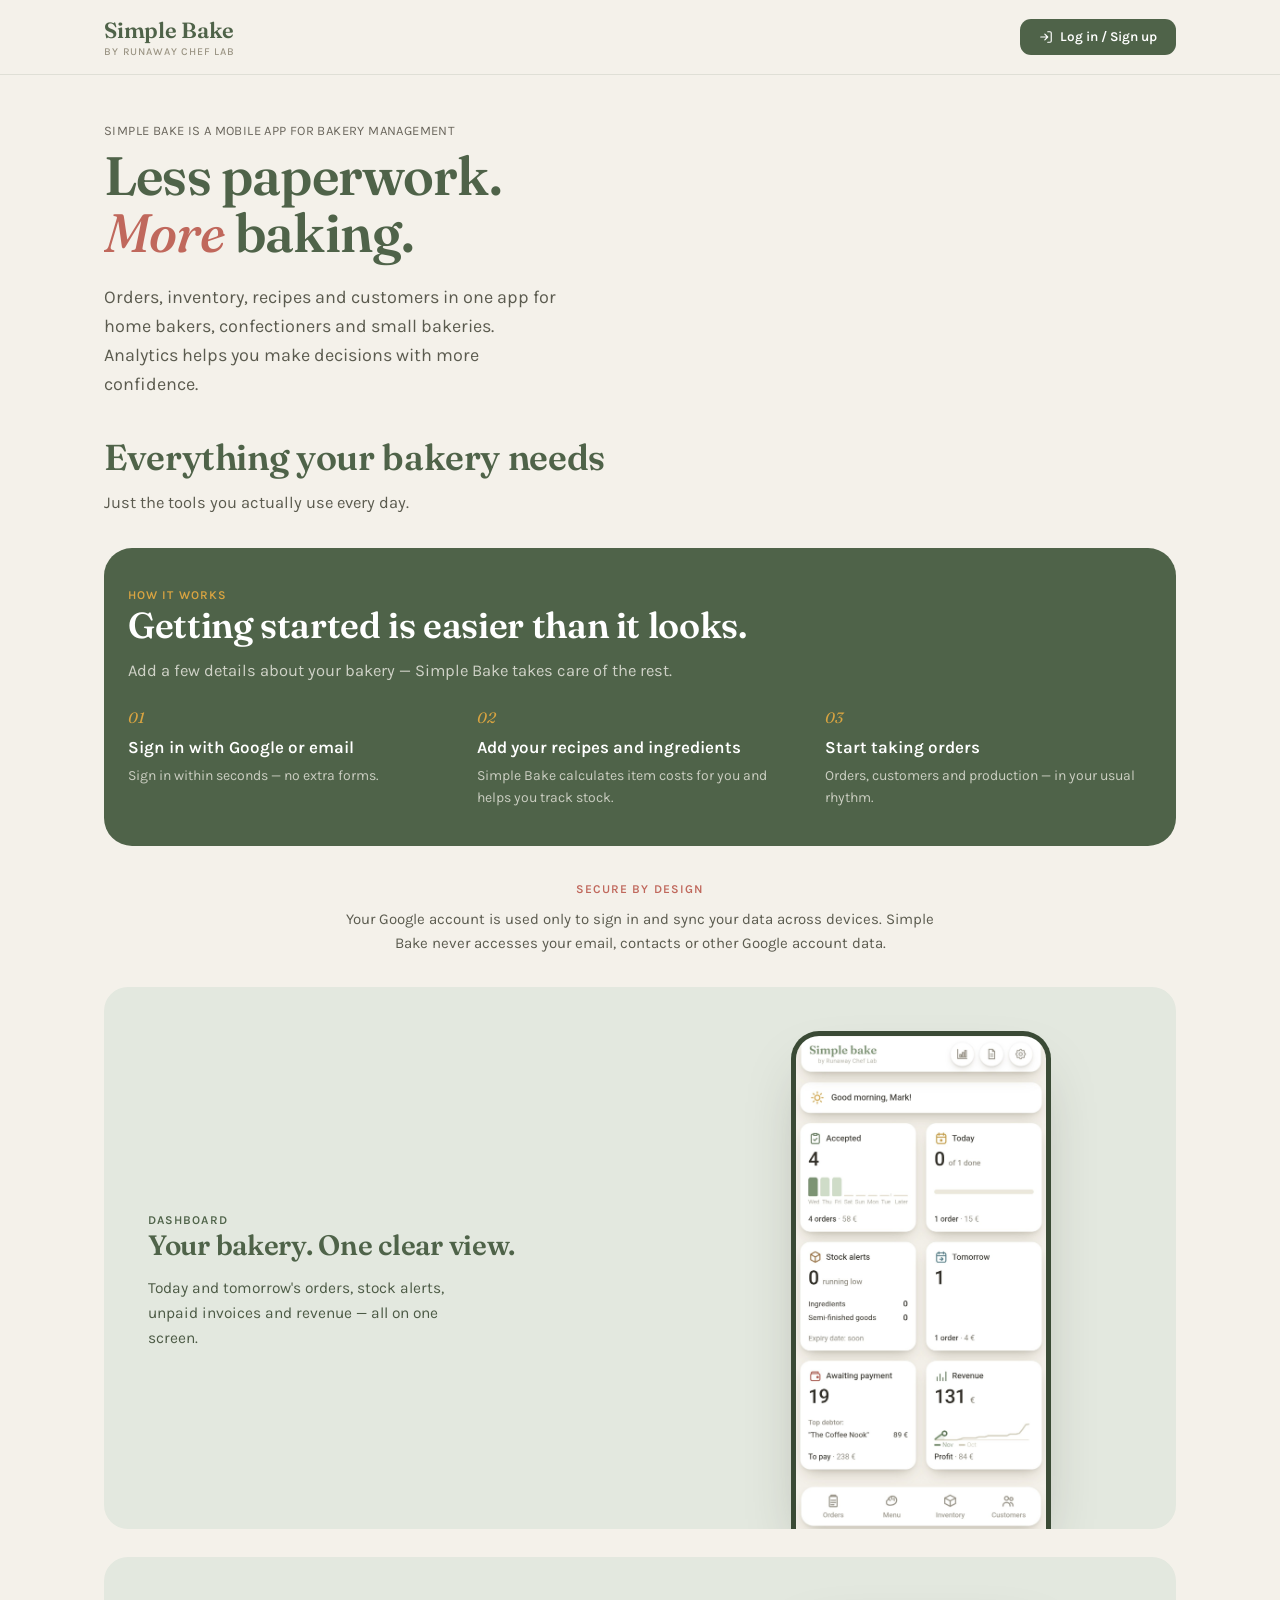
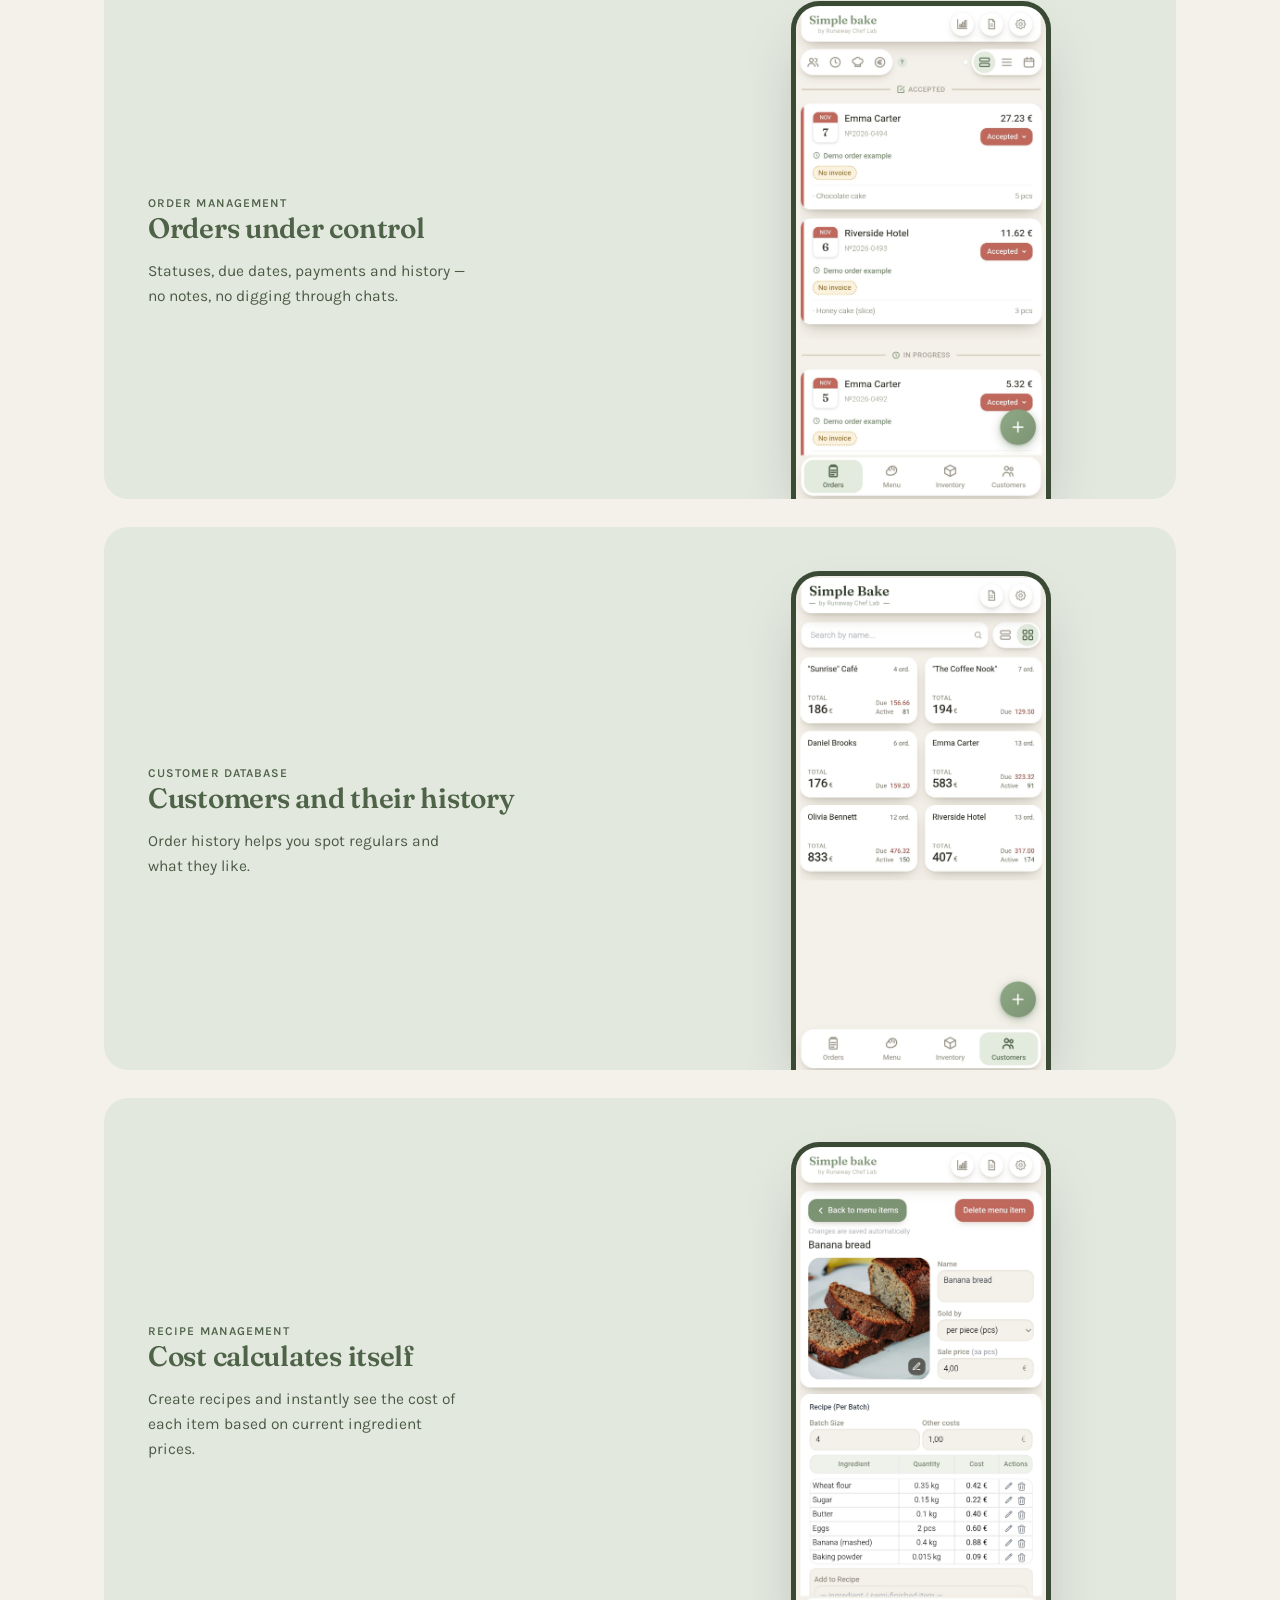
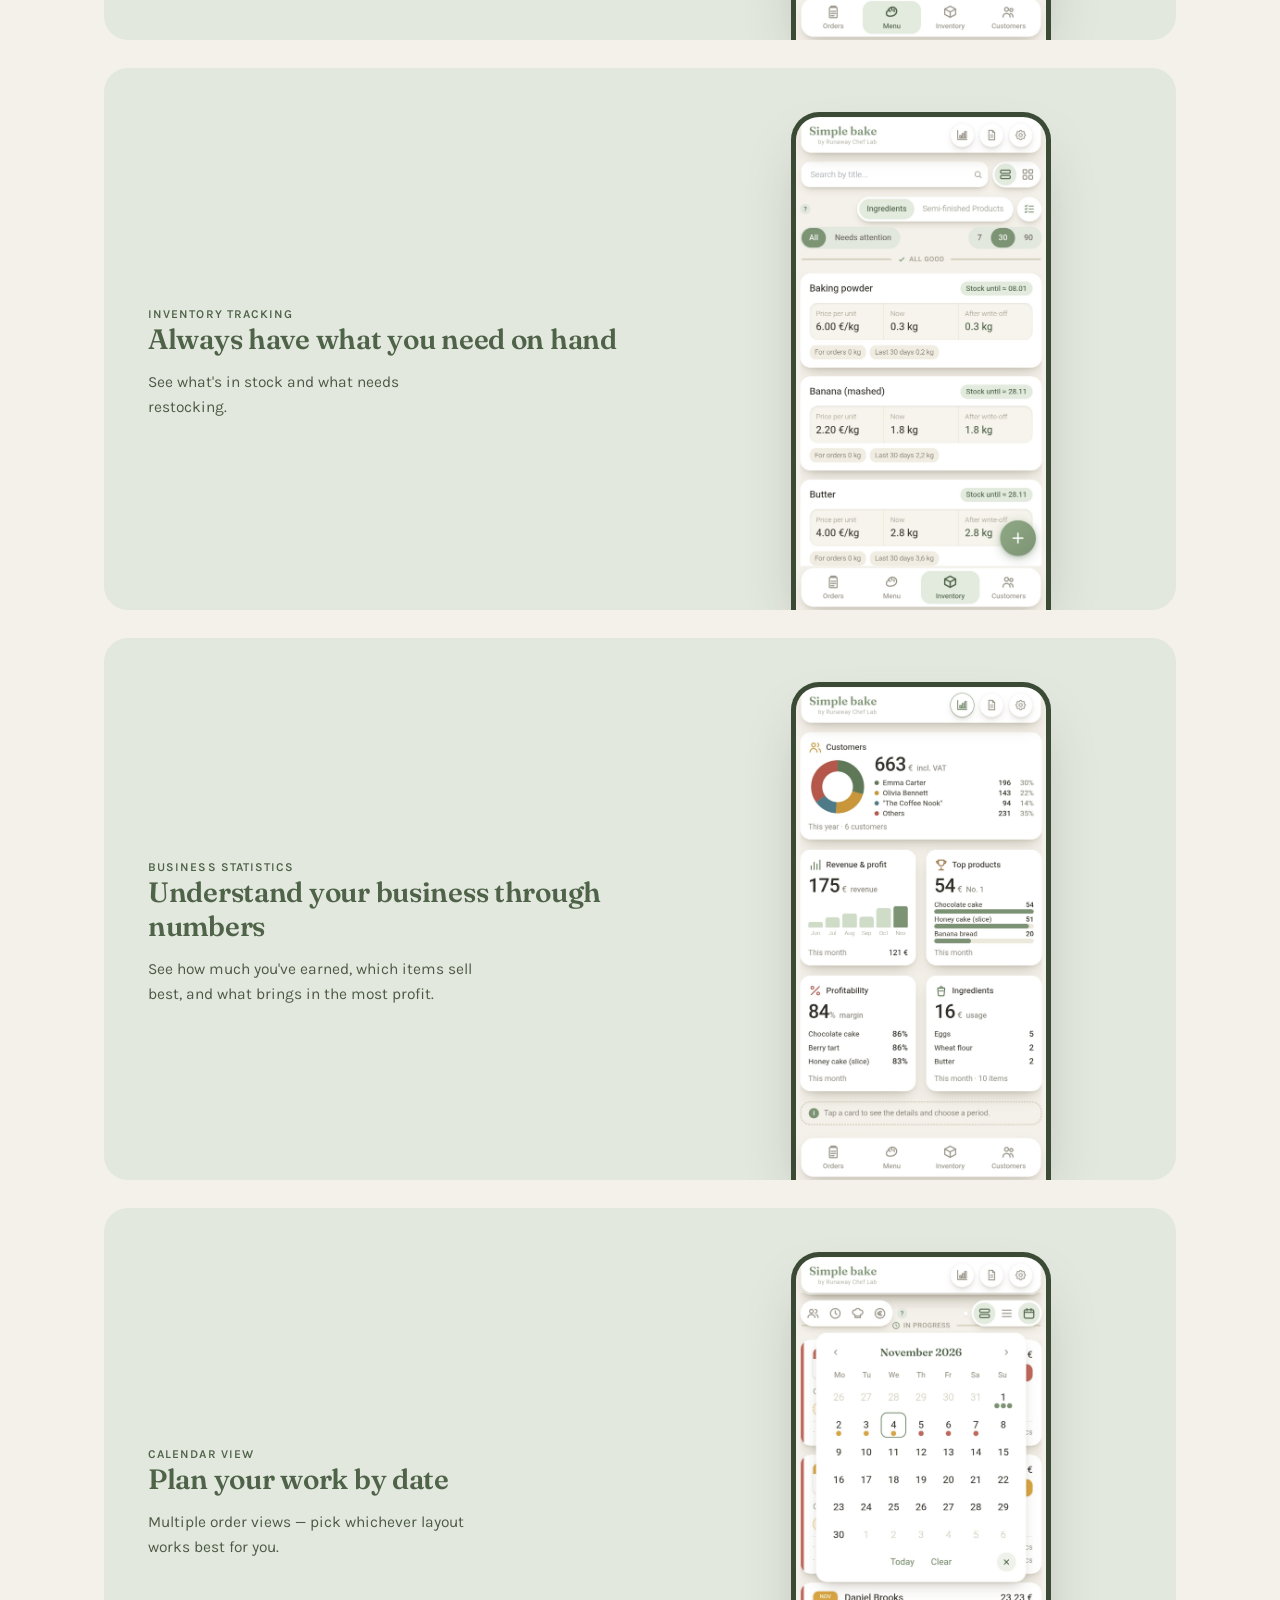
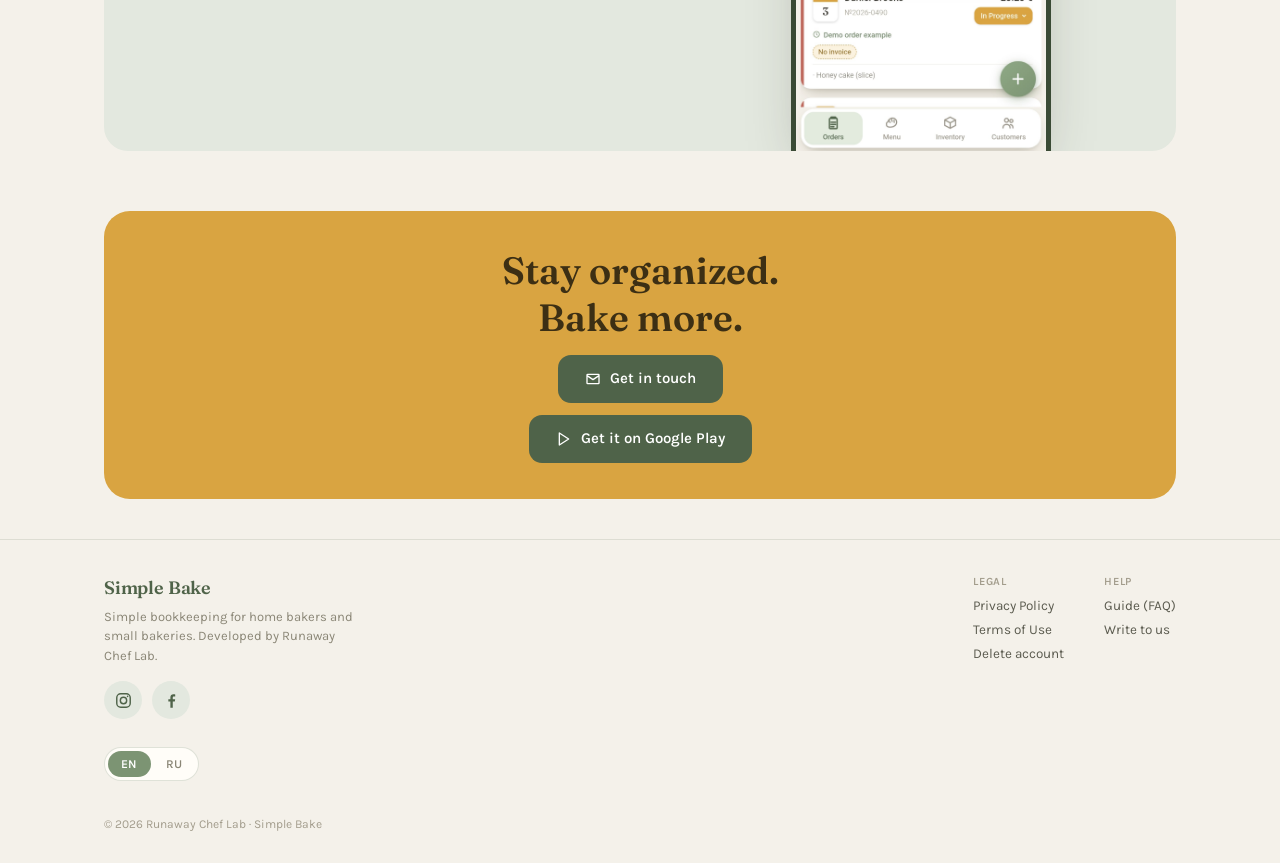
<file: index.html>
<!DOCTYPE html>
<html lang="en" data-current="en">
<head>
<meta charset="UTF-8">
<meta name="viewport" content="width=device-width, initial-scale=1.0">
<title>Simple Bake by Runaway Chef Lab — Bakery Order & Inventory Manager</title>
<link rel="canonical" href="https://simple-bake.com/">
<meta name="description" content="Simple Bake by Runaway Chef Lab — an app for home bakers and small bakeries. Orders, customers, recipes and inventory in one place.">
<meta name="application-name" content="Simple Bake">
<meta property="og:site_name" content="Simple Bake">
<meta property="og:type" content="website">
<meta property="og:title" content="Simple Bake by Runaway Chef Lab — Bakery Order & Inventory Manager">
<meta property="og:description" content="Simple Bake is a mobile app for bakery management: orders, inventory, recipes and customers for home bakers and small bakeries.">
<meta property="og:url" content="https://simple-bake.com">
<link rel="icon" href="icon-192.png">
<script type="application/ld+json">
{
  "@context": "https://schema.org",
  "@type": "MobileApplication",
  "name": "Simple Bake",
  "alternateName": "Simple Bake by Runaway Chef Lab",
  "description": "Simple Bake is a bakery management app for orders, inventory, recipes and customers, built to help home bakers and small bakeries run their business without paperwork.",
  "url": "https://simple-bake.com",
  "applicationCategory": "BusinessApplication",
  "operatingSystem": "Android",
  "author": {
    "@type": "Organization",
    "name": "Runaway Chef Lab"
  }
}
</script>
<link rel="preconnect" href="https://fonts.googleapis.com">
<link rel="preconnect" href="https://fonts.gstatic.com" crossorigin>
<link href="https://fonts.googleapis.com/css2?family=Fraunces:opsz,wght@9..144,400;9..144,500;9..144,600;9..144,700&family=Fraunces:ital,opsz,wght@1,9..144,500&family=Karla:wght@400;500;600;700&display=swap" rel="stylesheet">
<style>
  :root{
    --cream:#f4f1ea;
    --cream-2:#eee9dd;
    --sage:#7c9473;
    --sage-dark:#4f6349;
    --sage-light:#e3e8df;
    --terracotta:#c0685c;
    --honey:#d9a441;
    --ink:#33342c;
    --paper:#fffdf8;
  }
  *{box-sizing:border-box;}
  html{scroll-behavior:smooth;}
  body{
    margin:0; background:var(--cream); color:var(--ink);
    font-family:'Karla', -apple-system, sans-serif;
    -webkit-font-smoothing:antialiased;
  }
  h1,h2,h3,.wordmark{ font-family:'Fraunces', serif; }
  a{color:inherit;}
  img,svg{display:block; max-width:100%;}
  .wrap{ max-width:1120px; margin:0 auto; padding:0 24px; }
  html [data-lang]{ display:none; }
  html[data-current="ru"] [data-lang="ru"]{ display:block; }
  html[data-current="ru"] span[data-lang="ru"]{ display:inline; }
  html[data-current="en"] [data-lang="en"]{ display:block; }
  html[data-current="en"] span[data-lang="en"]{ display:inline; }

  /* ---------- header ---------- */
  header{
    position:sticky; top:0; z-index:50;
    background:rgba(244,241,234,.88); backdrop-filter:blur(8px);
    border-bottom:1px solid rgba(79,99,73,.12);
  }
  .header-inner{
    display:flex; align-items:center; justify-content:space-between;
    padding:16px 24px; max-width:1120px; margin:0 auto;
  }
  .btn-header{
    display:inline-flex; align-items:center; gap:7px; font:600 13.5px/1 'Karla',sans-serif;
    padding:10px 18px; border-radius:11px; text-decoration:none; cursor:pointer; border:1px solid transparent;
    background:var(--sage-dark); color:#fff; transition:.15s;
  }
  .btn-header:hover{ background:#3e5039; }
  .btn-header svg{ width:14px; height:14px; }
  .wordmark{ font-size:22px; font-weight:600; color:var(--sage-dark); letter-spacing:-.01em; }
  .wordmark small{ display:block; font-family:'Karla',sans-serif; font-weight:500; font-size:10.5px; letter-spacing:.08em; text-transform:uppercase; color:#9a9483; margin-top:1px;}
  .lang-toggle{
    display:flex; background:var(--paper); border:1px solid rgba(79,99,73,.18);
    border-radius:999px; padding:3px; gap:2px;
  }
  .lang-toggle button{
    border:none; background:none; font:600 12px/1 'Karla',sans-serif; letter-spacing:.03em;
    padding:7px 13px; border-radius:999px; color:#8a8676; cursor:pointer; transition:.15s;
  }
  .lang-toggle button.active{ background:var(--sage); color:#fff; }

  /* ---------- hero ---------- */
  .hero{ padding:48px 0 16px; position:relative; overflow:hidden; }
  .hero-grid{ max-width:640px; }
  .eyebrow{
    display:inline-flex; align-items:center; gap:8px;
    font:600 12px/1 'Karla',sans-serif; letter-spacing:.09em; text-transform:uppercase;
    color:var(--sage-dark); background:var(--sage-light); padding:7px 14px 7px 10px; border-radius:999px;
    margin-bottom:22px;
  }
  .eyebrow .dot{ width:7px; height:7px; border-radius:50%; background:var(--honey); }
  .hero h1{
    font-size:clamp(34px,5vw,54px); line-height:1.05; font-weight:600; color:var(--sage-dark);
    margin:0 0 22px; letter-spacing:-.015em;
  }
  .hero h1 em{ font-style:italic; font-weight:500; color:var(--terracotta); }
  .lead-group{ margin:0 0 20px; max-width:46ch; }
  .hero p.lead{ font-size:18px; line-height:1.6; color:#5b5b4f; margin:0 0 16px; }
  .hero p.lead:last-child{ margin-bottom:0; }
  .cta-row{ display:flex; flex-wrap:wrap; gap:14px; align-items:center; }
  .btn{
    display:inline-flex; align-items:center; gap:9px; font:600 15px/1 'Karla',sans-serif;
    padding:15px 26px; border-radius:13px; text-decoration:none; cursor:pointer; border:1px solid transparent;
    transition:.15s;
  }
  .btn-primary{ background:var(--sage-dark); color:#fff; }
  .btn-primary:hover{ background:#3e5039; }
  .btn-ghost{ background:transparent; border-color:rgba(79,99,73,.28); color:var(--sage-dark); }
  .btn-ghost:hover{ border-color:var(--sage-dark); }
  .btn-primary svg{ width:16px; height:16px; }

  /* signature wheat illustration */

  /* ---------- ticket strip (order cards motif) ---------- */
  .tickets{ padding:6px 0 64px; }
  .ticket-row{ display:flex; gap:16px; overflow-x:auto; padding:4px 2px 14px; scrollbar-width:none; }
  .ticket-row::-webkit-scrollbar{ display:none; }
  .ticket{
    flex:0 0 auto; width:220px; background:var(--paper); border-radius:16px;
    padding:18px 18px 16px; border:1px solid rgba(79,99,73,.10);
    box-shadow:0 2px 10px rgba(60,58,40,.05);
    position:relative;
  }
  .ticket:before{
    content:''; position:absolute; left:0; top:14px; bottom:14px; width:4px; border-radius:3px;
  }
  .ticket.t1:before{ background:var(--terracotta); }
  .ticket.t2:before{ background:var(--honey); }
  .ticket.t3:before{ background:var(--sage); }
  .ticket .tk-top{ display:flex; justify-content:space-between; font-size:11px; color:#a29c8c; margin-bottom:10px; letter-spacing:.03em; }
  .ticket .tk-name{ font:600 15px 'Karla',sans-serif; margin-bottom:6px; }
  .ticket .tk-line{ display:flex; justify-content:space-between; font-size:12.5px; color:#6b675d; padding:3px 0; }
  .ticket .tk-total{ margin-top:10px; padding-top:10px; border-top:1px dashed rgba(79,99,73,.2); display:flex; justify-content:space-between; font:700 14px 'Karla',sans-serif; color:var(--sage-dark); }

  /* ---------- features ---------- */
  .section{ padding:0 0 32px; }
  .section-head{ max-width:640px; margin:0 0 24px; }
  .section-head:last-child{ margin-bottom:0; }
  .kicker{ font:600 12px/1 'Karla',sans-serif; letter-spacing:.09em; text-transform:uppercase; color:var(--terracotta); margin-bottom:12px; display:block;}
  .section-head h2{ font-size:clamp(26px,3.4vw,36px); color:var(--sage-dark); margin:0 0 10px; font-weight:600; letter-spacing:-.01em; }
  .section-head p{ font-size:16.5px; line-height:1.65; color:#5b5b4f; margin:0; }

  .feature-grid{ display:grid; grid-template-columns:repeat(3,1fr); gap:2px; background:rgba(79,99,73,.14); border-radius:20px; overflow:hidden; }
  .feature{ background:var(--cream); padding:32px 28px; }
  .feature .ic{
    width:42px; height:42px; border-radius:12px; background:var(--sage-light); color:var(--sage-dark);
    display:flex; align-items:center; justify-content:center; margin-bottom:18px;
  }
  .feature .ic svg{ width:21px; height:21px; }
  .feature h3{ font:600 16.5px 'Karla',sans-serif; margin:0 0 8px; color:var(--ink); }
  .feature p{ font-size:14px; line-height:1.55; color:#6b675d; margin:0; }

  /* ---------- showcase (screenshot) ---------- */
  .showcase{
    display:grid; grid-template-columns:1fr .82fr; gap:48px; align-items:center;
    background:var(--sage-light); border-radius:24px; padding:44px 44px 0; margin-bottom:28px; overflow:hidden;
  }
  .showcase.reverse{ grid-template-columns:.82fr 1fr; background:var(--cream-2); }
  .showcase.reverse .showcase-phone{ order:-1; }
  .showcase-text .kicker{ color:var(--sage-dark); margin-bottom:14px; }
  .showcase-text h3{ font-size:clamp(22px,2.6vw,28px); color:var(--sage-dark); margin:0 0 14px; font-weight:600; letter-spacing:-.01em; }
  .showcase-text p{ font-size:15.5px; line-height:1.6; color:#4c5a45; margin:0; max-width:36ch; }
  .showcase-phone{ display:flex; justify-content:center; align-self:flex-end; }
  .phone-frame{
    width:78%; max-width:260px; background:#3a4a35; border-radius:28px 28px 0 0; padding:5px 5px 0;
    box-shadow:0 30px 60px -20px rgba(51,52,44,.35); overflow:hidden;
  }
  .phone-frame img{ width:100%; display:block; border-radius:23px 23px 0 0; }
  .phone-frame.placeholder{
    aspect-ratio:9/16; display:flex; align-items:center; justify-content:center; text-align:center;
    background:#1c1d18; border-radius:22px 22px 0 0; padding:16px;
    font:600 13px/1.4 'Karla',sans-serif; color:rgba(244,241,234,.4); letter-spacing:.02em;
  }

  /* ---------- how it works ---------- */
  .how{ background:var(--sage-dark); color:var(--cream); border-radius:28px; padding:36px 24px; }
  .how .section-head h2{ color:#fff; }
  .how .section-head p{ color:rgba(244,241,234,.78); }
  .how .kicker{ color:var(--honey); }
  .how-steps{ display:grid; grid-template-columns:repeat(3,1fr); gap:22px; margin-top:8px; }
  .how-step .num{ font-family:'Fraunces',serif; font-style:italic; font-size:15px; color:var(--honey); margin-bottom:10px; }
  .how-step h3{ font:600 17px 'Karla',sans-serif; margin:0 0 8px; color:#fff; }
  .how-step p{ font-size:14px; line-height:1.6; color:rgba(244,241,234,.75); margin:0; }

  /* ---------- CTA band ---------- */
  .cta-band{
    background:var(--honey); border-radius:26px; padding:36px 24px; text-align:center;
    position:relative; overflow:hidden;
  }
  .cta-band h2{ font-size:clamp(26px,3.6vw,38px); color:#3c2f14; margin:0 0 14px; font-weight:600; }
  .cta-band p{ font-size:16px; color:#5a4a24; max-width:52ch; margin:0 auto 30px; line-height:1.6; }
  .cta-band .btn-primary{ background:var(--sage-dark); }

  footer{ padding:36px 0 32px; border-top:1px solid rgba(79,99,73,.14); margin-top:8px; }
  .footer-inner{ display:flex; flex-wrap:wrap; justify-content:space-between; gap:24px; align-items:flex-start; }
  .footer-brand .wordmark{ font-size:18px; }
  .footer-brand p{ font-size:13px; color:#8a8676; margin:8px 0 0; max-width:32ch; line-height:1.5; }
  .footer-links{ display:flex; gap:40px; flex-wrap:wrap; }
  .footer-links div{ display:flex; flex-direction:column; gap:9px; }
  .footer-links a{ font-size:13.5px; color:#5b5b4f; text-decoration:none; }
  .footer-links a:hover{ color:var(--sage-dark); }
  .footer-links .lbl{ font:600 11px/1 'Karla',sans-serif; text-transform:uppercase; letter-spacing:.07em; color:#a29c8c; margin-bottom:2px; }
  .copyright{ margin-top:36px; font-size:12px; color:#a29c8c; }

  @media (max-width:860px){
    .showcase{ grid-template-columns:1fr; padding:36px 28px 0; text-align:left; }
    .showcase-phone{ margin-top:8px; }
    .phone-frame{ max-width:220px; }
    .feature-grid{ grid-template-columns:1fr; }
    .how-steps{ grid-template-columns:1fr; gap:22px; }
  }
  @media (max-width:480px){
    .header-inner{ padding:14px 16px; }
    .wordmark{ font-size:18px; }
    .btn-header{ padding:9px 13px; font-size:12.5px; }
    .btn-header svg{ width:13px; height:13px; }
  }

  .footer-social{ display:flex; gap:10px; margin-top:16px; }
  .footer-social a{ width:38px; height:38px; border-radius:50%; background:var(--sage-light); color:var(--sage-dark); display:inline-flex; align-items:center; justify-content:center; transition:.15s; }
  .footer-social a:hover{ background:var(--sage-dark); color:#fff; }
  .footer-social svg{ width:19px; height:19px; }
</style>
</head>
<body>

<header>
  <div class="header-inner">
    <div class="wordmark">Simple Bake<small>by Runaway Chef Lab</small></div>
    <a class="btn-header" data-goatcounter-click="home-open-app" data-goatcounter-title="Open web app on home" href="https://simple-bake.com/Public-Run-Away-Chef-Redesign/">
      <svg viewBox="0 0 24 24" fill="none" stroke="currentColor" stroke-width="2" stroke-linecap="round" stroke-linejoin="round"><path d="M15 3h4a2 2 0 012 2v14a2 2 0 01-2 2h-4M10 17l5-5-5-5M15 12H3"/></svg>
      <span data-lang="ru">Войти / Регистрация</span>
      <span data-lang="en">Log in / Sign up</span>
    </a>
  </div>
</header>

<main class="wrap">

  <!-- ================= HERO ================= -->
  <section class="hero">
    <div class="hero-grid">
      <div>
        <p style="font-size:13px; letter-spacing:.03em; color:#6b675d; margin:0 0 10px; text-transform:uppercase;" data-lang="ru">Simple Bake — мобильное приложение для управления пекарней</p>
        <p style="font-size:13px; letter-spacing:.03em; color:#6b675d; margin:0 0 10px; text-transform:uppercase;" data-lang="en">Simple Bake is a mobile app for bakery management</p>
        <h1 data-lang="ru">Меньше бумажной<br>работы. <em>Больше</em><br>выпечки.</h1>
        <h1 data-lang="en">Less paperwork.<br><em>More</em> baking.</h1>

        <div class="lead-group" data-lang="ru">
          <p class="lead">Заказы, склад, рецептуры и клиенты — в одном приложении для домашних кондитеров и небольших пекарен. Аналитика помогает принимать решения увереннее.</p>
        </div>
        <div class="lead-group" data-lang="en">
          <p class="lead">Orders, inventory, recipes and customers in one app for home bakers, confectioners and small bakeries. Analytics helps you make decisions with more confidence.</p>
        </div>
      </div>
    </div>
  </section>

  <!-- ================= FEATURES ================= -->
  <section class="section" id="features">
    <div class="section-head">
      <h2 data-lang="ru">Всё, что нужно вашей пекарне</h2>
      <h2 data-lang="en">Everything your bakery needs</h2>
      <p data-lang="ru">Только то, чем вы пользуетесь каждый день.</p>
      <p data-lang="en">Just the tools you actually use every day.</p>
    </div>
  </section>

  <!-- ================= HOW IT WORKS ================= -->
  <section class="section">
    <div class="how">
      <div class="section-head">
        <span class="kicker" data-lang="ru">Как это работает</span>
        <span class="kicker" data-lang="en">How it works</span>
        <h2 data-lang="ru">Начать проще, чем кажется.</h2>
        <h2 data-lang="en">Getting started is easier than it looks.</h2>
        <p data-lang="ru">Добавьте информацию о пекарне — остальное Simple Bake возьмёт на себя.</p>
        <p data-lang="en">Add a few details about your bakery — Simple Bake takes care of the rest.</p>
      </div>
      <div class="how-steps">
        <div class="how-step">
          <div class="num">01</div>
          <h3 data-lang="ru">Войдите через Google или по e-mail</h3>
          <h3 data-lang="en">Sign in with Google or email</h3>
          <p data-lang="ru">Вход за несколько секунд, без лишних форм.</p>
          <p data-lang="en">Sign in within seconds — no extra forms.</p>
        </div>
        <div class="how-step">
          <div class="num">02</div>
          <h3 data-lang="ru">Добавьте рецепты и ингредиенты</h3>
          <h3 data-lang="en">Add your recipes and ingredients</h3>
          <p data-lang="ru">Simple Bake сам посчитает себестоимость изделий и поможет следить за остатками.</p>
          <p data-lang="en">Simple Bake calculates item costs for you and helps you track stock.</p>
        </div>
        <div class="how-step">
          <div class="num">03</div>
          <h3 data-lang="ru">Начните принимать заказы</h3>
          <h3 data-lang="en">Start taking orders</h3>
          <p data-lang="ru">Заказы, клиенты и производство — в привычном ритме.</p>
          <p data-lang="en">Orders, customers and production — in your usual rhythm.</p>
        </div>
      </div>
    </div>
  </section>

  <!-- ================= SECURITY ================= -->
  <section class="section">
    <div style="max-width:640px; margin:0 auto; text-align:center; padding:0 24px;">
      <span class="kicker" data-lang="ru">Безопасность</span>
      <span class="kicker" data-lang="en">Secure by design</span>
      <p style="font-size:15px; line-height:1.6; color:#5b5b4f; margin:10px 0 0;" data-lang="ru">Google-аккаунт нужен только для входа и синхронизации между устройствами. Simple Bake не получает доступ к вашей почте, контактам и другим данным аккаунта.</p>
      <p style="font-size:15px; line-height:1.6; color:#5b5b4f; margin:10px 0 0;" data-lang="en">Your Google account is used only to sign in and sync your data across devices. Simple Bake never accesses your email, contacts or other Google account data.</p>
    </div>
  </section>

  <section class="section">
    <div class="showcase">
      <div class="showcase-text">
        <span class="kicker" data-lang="ru">Главный экран</span>
        <span class="kicker" data-lang="en">Dashboard</span>
        <h3 data-lang="ru">Ваша пекарня — как на ладони</h3>
        <h3 data-lang="en">Your bakery. One clear view.</h3>
        <p data-lang="ru">Заказы на сегодня и завтра, остатки на складе, неоплаченные счета и выручка — на одном экране.</p>
        <p data-lang="en">Today and tomorrow's orders, stock alerts, unpaid invoices and revenue — all on one screen.</p>
      </div>
      <div class="showcase-phone">
        <div class="phone-frame">
          <img src="screenshot-dashboard.jpg?v=20261104" alt="Simple Bake — dashboard">
        </div>
      </div>
    </div>

    <div class="showcase">
      <div class="showcase-text">
        <span class="kicker" data-lang="ru">Учёт заказов</span>
        <span class="kicker" data-lang="en">Order management</span>
        <h3 data-lang="ru">Заказы под контролем</h3>
        <h3 data-lang="en">Orders under control</h3>
        <p data-lang="ru">Статусы, сроки, оплата и история — без записок и поиска в переписках.</p>
        <p data-lang="en">Statuses, due dates, payments and history — no notes, no digging through chats.</p>
      </div>
      <div class="showcase-phone">
        <div class="phone-frame">
          <img src="screenshot-orders.jpg?v=20261104" alt="Simple Bake — orders screen">
        </div>
      </div>
    </div>

    <div class="showcase">
      <div class="showcase-text">
        <span class="kicker" data-lang="ru">База клиентов</span>
        <span class="kicker" data-lang="en">Customer database</span>
        <h3 data-lang="ru">Клиенты и их история</h3>
        <h3 data-lang="en">Customers and their history</h3>
        <p data-lang="ru">История заказов помогает видеть постоянных гостей и их предпочтения.</p>
        <p data-lang="en">Order history helps you spot regulars and what they like.</p>
      </div>
      <div class="showcase-phone">
        <div class="phone-frame">
          <img src="screenshot-customers.jpg?v=20261121" alt="Simple Bake — customer report">
        </div>
      </div>
    </div>

    <div class="showcase">
      <div class="showcase-text">
        <span class="kicker" data-lang="ru">Рецептура изделий</span>
        <span class="kicker" data-lang="en">Recipe management</span>
        <h3 data-lang="ru">Себестоимость считается сама</h3>
        <h3 data-lang="en">Cost calculates itself</h3>
        <p data-lang="ru">Создавайте рецепты и сразу смотрите себестоимость каждого изделия по текущим ценам ингредиентов.</p>
        <p data-lang="en">Create recipes and instantly see the cost of each item based on current ingredient prices.</p>
      </div>
      <div class="showcase-phone">
        <div class="phone-frame">
          <img src="screenshot-recipe.jpg?v=20261104" alt="Simple Bake — recipe screen">
        </div>
      </div>
    </div>

    <div class="showcase">
      <div class="showcase-text">
        <span class="kicker" data-lang="ru">Складской учёт</span>
        <span class="kicker" data-lang="en">Inventory tracking</span>
        <h3 data-lang="ru">Нужные продукты всегда под рукой</h3>
        <h3 data-lang="en">Always have what you need on hand</h3>
        <p data-lang="ru">Видно, что есть на складе и что пора заказать.</p>
        <p data-lang="en">See what's in stock and what needs restocking.</p>
      </div>
      <div class="showcase-phone">
        <div class="phone-frame">
          <img src="screenshot-inventory.jpg?v=20261104" alt="Simple Bake — inventory analytics">
        </div>
      </div>
    </div>

    <div class="showcase">
      <div class="showcase-text">
        <span class="kicker" data-lang="ru">Статистика</span>
        <span class="kicker" data-lang="en">Business statistics</span>
        <h3 data-lang="ru">Понимайте свой бизнес по цифрам</h3>
        <h3 data-lang="en">Understand your business through numbers</h3>
        <p data-lang="ru">Смотрите, сколько вы заработали, какие изделия продаются лучше и что приносит больше прибыли.</p>
        <p data-lang="en">See how much you've earned, which items sell best, and what brings in the most profit.</p>
      </div>
      <div class="showcase-phone">
        <div class="phone-frame">
          <img src="screenshot-stats.jpg?v=20261104" alt="Simple Bake — statistics">
        </div>
      </div>
    </div>

    <div class="showcase">
      <div class="showcase-text">
        <span class="kicker" data-lang="ru">Календарь заказов</span>
        <span class="kicker" data-lang="en">Calendar view</span>
        <h3 data-lang="ru">Планируйте работу по датам</h3>
        <h3 data-lang="en">Plan your work by date</h3>
        <p data-lang="ru">Несколько видов списка заказов — выбирайте, как удобнее смотреть именно вам.</p>
        <p data-lang="en">Multiple order views — pick whichever layout works best for you.</p>
      </div>
      <div class="showcase-phone">
        <div class="phone-frame">
          <img src="screenshot-calendar.jpg?v=20261104" alt="Simple Bake — calendar view">
        </div>
      </div>
    </div>
  </section>

  <!-- ================= CTA ================= -->
  <section class="section">
    <div class="cta-band">
      <h2 data-lang="ru">Держите дела в порядке.<br>Пеките больше.</h2>
      <h2 data-lang="en">Stay organized.<br>Bake more.</h2>
      <div style="display:flex; flex-direction:column; align-items:center; gap:12px; margin-top:8px;">
        <a class="btn btn-primary" href="mailto:simplebake.support@gmail.com">
          <svg viewBox="0 0 24 24" fill="none" stroke="currentColor" stroke-width="2" stroke-linecap="round" stroke-linejoin="round"><path d="M4 4h16v16H4z" opacity="0"/><path d="M3 7l9 6 9-6M4 5h16a1 1 0 011 1v12a1 1 0 01-1 1H4a1 1 0 01-1-1V6a1 1 0 011-1z"/></svg>
          <span data-lang="ru">Написать нам</span>
          <span data-lang="en">Get in touch</span>
        </a>
        <a class="btn btn-primary" data-goatcounter-click="home-play-button" data-goatcounter-title="Play button on home" href="https://play.google.com/store/apps/details?id=io.github.runawaychef.twa" target="_blank" rel="noopener">
          <svg viewBox="0 0 24 24" fill="none" stroke="currentColor" stroke-width="2" stroke-linecap="round" stroke-linejoin="round"><path d="M5 3l14 9-14 9V3z"/></svg>
          <span data-lang="ru">Скачать в Google Play</span>
          <span data-lang="en">Get it on Google Play</span>
        </a>
      </div>
    </div>
  </section>

</main>

<footer>
  <div class="wrap footer-inner">
    <div class="footer-brand">
      <div class="wordmark">Simple Bake</div>
      <p data-lang="ru">Простой учёт для домашних пекарей и небольших пекарен. Разработано Runaway Chef Lab.</p>
      <p data-lang="en">Simple bookkeeping for home bakers and small bakeries. Developed by Runaway Chef Lab.</p>
      <div class="footer-social">
        <a href="https://www.instagram.com/simplebake.app/" target="_blank" rel="noopener" aria-label="Instagram"><svg viewBox="0 0 24 24" fill="none" stroke="currentColor" stroke-width="1.8" stroke-linecap="round" stroke-linejoin="round"><rect x="3.5" y="3.5" width="17" height="17" rx="5"/><circle cx="12" cy="12" r="4"/><circle cx="17.2" cy="6.8" r="1" fill="currentColor" stroke="none"/></svg></a>
        <a href="https://www.facebook.com/profile.php?id=61596208140037" target="_blank" rel="noopener" aria-label="Facebook"><svg viewBox="0 0 24 24" fill="currentColor"><path d="M13.6 21v-7.6h2.6l.4-3h-3V8.5c0-.9.3-1.5 1.5-1.5h1.6V4.3c-.3 0-1.2-.1-2.3-.1-2.3 0-3.8 1.4-3.8 3.9v2.3H8v3h2.6V21h3z"/></svg></a>
      </div>
    </div>
    <div class="footer-links">
      <div>
        <span class="lbl" data-lang="ru">Документы</span>
        <span class="lbl" data-lang="en">Legal</span>
        <a href="/privacy.html"><span data-lang="ru">Конфиденциальность</span><span data-lang="en">Privacy Policy</span></a>
        <a href="/terms.html"><span data-lang="ru">Условия использования</span><span data-lang="en">Terms of Use</span></a>
        <a href="/delete-account.html"><span data-lang="ru">Удаление аккаунта</span><span data-lang="en">Delete account</span></a>
      </div>
      <div>
        <span class="lbl" data-lang="ru">Помощь</span>
        <span class="lbl" data-lang="en">Help</span>
        <a href="/faq/"><span data-lang="ru">Инструкция (FAQ)</span><span data-lang="en">Guide (FAQ)</span></a>
        <a href="mailto:simplebake.support@gmail.com"><span data-lang="ru">Напишите нам</span><span data-lang="en">Write to us</span></a>
      </div>
    </div>
  </div>
  <div class="wrap" style="margin-top:28px;">
    <div class="lang-toggle" style="display:inline-flex;">
      <button type="button" id="btnEn" onclick="setSiteLang('en')">EN</button>
      <button type="button" id="btnRu" onclick="setSiteLang('ru')">RU</button>
    </div>
  </div>
  <div class="wrap copyright">© 2026 Runaway Chef Lab · Simple Bake</div>
</footer>

<script>
  function setSiteLang(lang){
    document.documentElement.setAttribute('data-current', lang);
    document.documentElement.setAttribute('lang', lang);
    document.getElementById('btnRu').classList.toggle('active', lang === 'ru');
    document.getElementById('btnEn').classList.toggle('active', lang === 'en');
    localStorage.setItem('siteLang', lang);
  }
  var savedLang = localStorage.getItem('siteLang');
  var initialLang = savedLang || ((navigator.language || '').toLowerCase().startsWith('ru') ? 'ru' : 'en');
  setSiteLang(initialLang);

</script>

<script data-goatcounter="https://simple-bake.goatcounter.com/count" async src="//gc.zgo.at/count.js"></script>
</body>
</html>
</file>
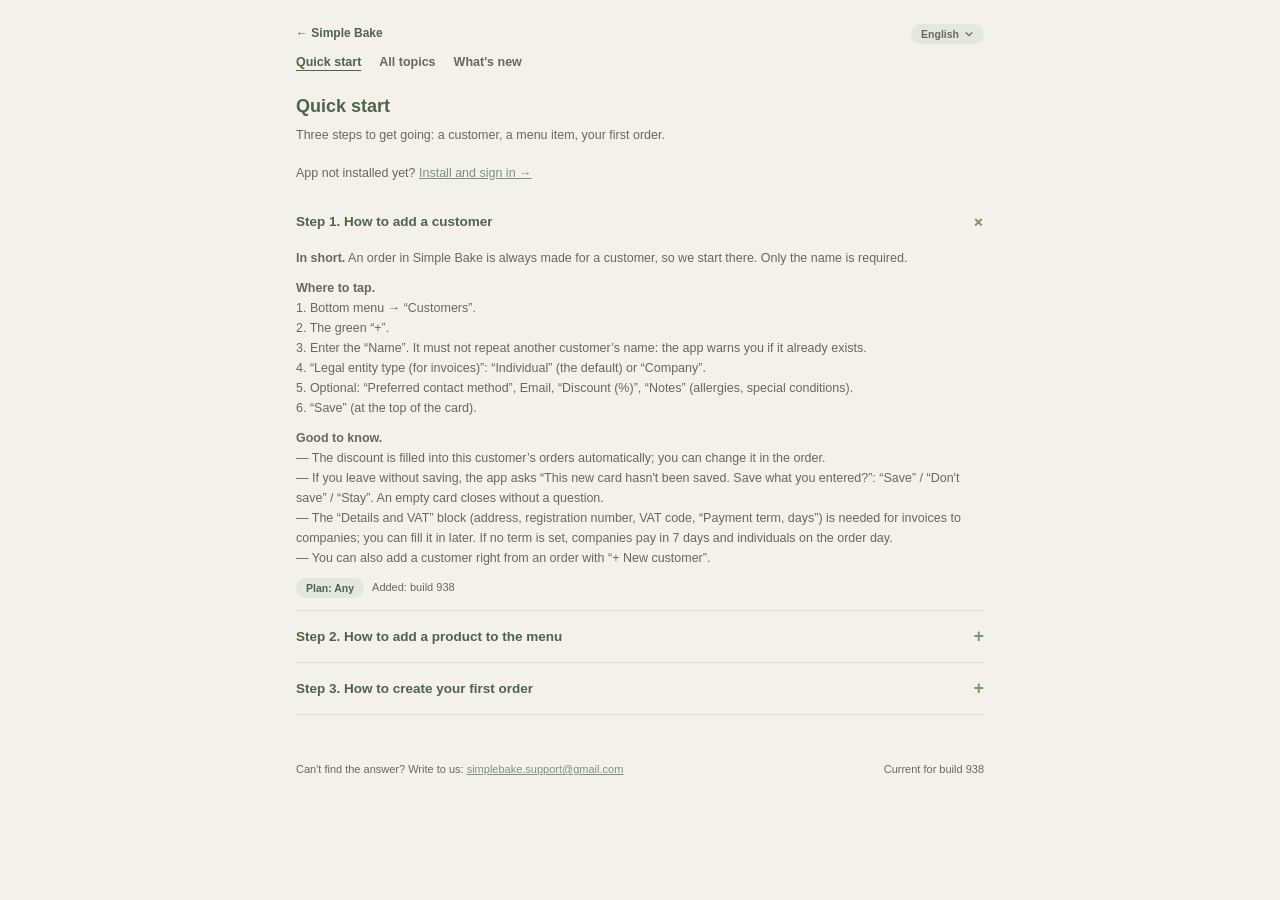
<file: faq/index.html>
<!DOCTYPE html>
<html lang="ru"><head><meta charset="utf-8"><meta name="viewport" content="width=device-width,initial-scale=1"><meta name="robots" content="noindex">
<title>Инструкция — Simple Bake</title>

<link rel="stylesheet" href="/faq/faq.css?v=13"></head>
<body data-page="home"><div id="app"><p style="padding:2rem">…</p></div><script src="/faq/faq.js?v=13"></script><script>window.goatcounter={allow_frame:true,path:function(p){var q=location.search,s=/[?&]s=([^&#]*)/.exec(q),e=/[?&]embed=1(&|$|#)/.test(q),r=location.pathname.replace(/^\/faq/,'').replace(/\/index\.html$/,'/');if(s&&r.indexOf('/section')===0)r='/section/'+s[1];if(/[?&]view=all(&|$|#)/.test(q))r='/all';return (e?'/faq-app':'/faq')+(r==='/'?'':r)}}</script>
<script data-goatcounter="https://simple-bake.goatcounter.com/count" async src="//gc.zgo.at/count.js"></script></body></html>
</file>
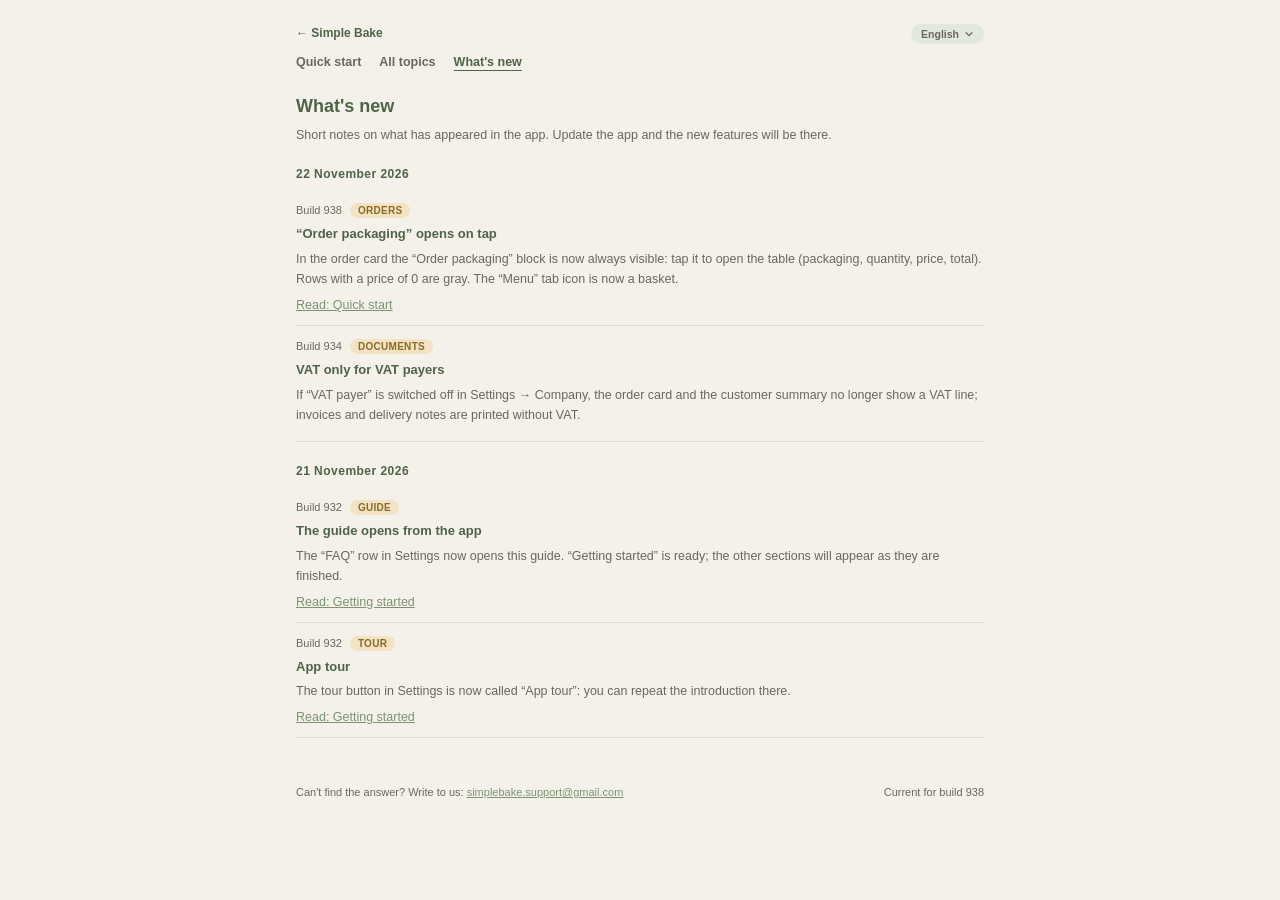
<file: faq/news/index.html>
<!DOCTYPE html>
<html lang="ru"><head><meta charset="utf-8"><meta name="viewport" content="width=device-width,initial-scale=1"><meta name="robots" content="noindex">
<title>Что нового — Simple Bake</title>

<link rel="stylesheet" href="/faq/faq.css?v=13"></head>
<body data-page="news"><div id="app"><p style="padding:2rem">…</p></div><script src="/faq/faq.js?v=13"></script><script>window.goatcounter={allow_frame:true,path:function(p){var q=location.search,s=/[?&]s=([^&#]*)/.exec(q),e=/[?&]embed=1(&|$|#)/.test(q),r=location.pathname.replace(/^\/faq/,'').replace(/\/index\.html$/,'/');if(s&&r.indexOf('/section')===0)r='/section/'+s[1];return (e?'/faq-app':'/faq')+(r==='/'?'':r)}}</script>
<script data-goatcounter="https://simple-bake.goatcounter.com/count" async src="//gc.zgo.at/count.js"></script></body></html>
</file>
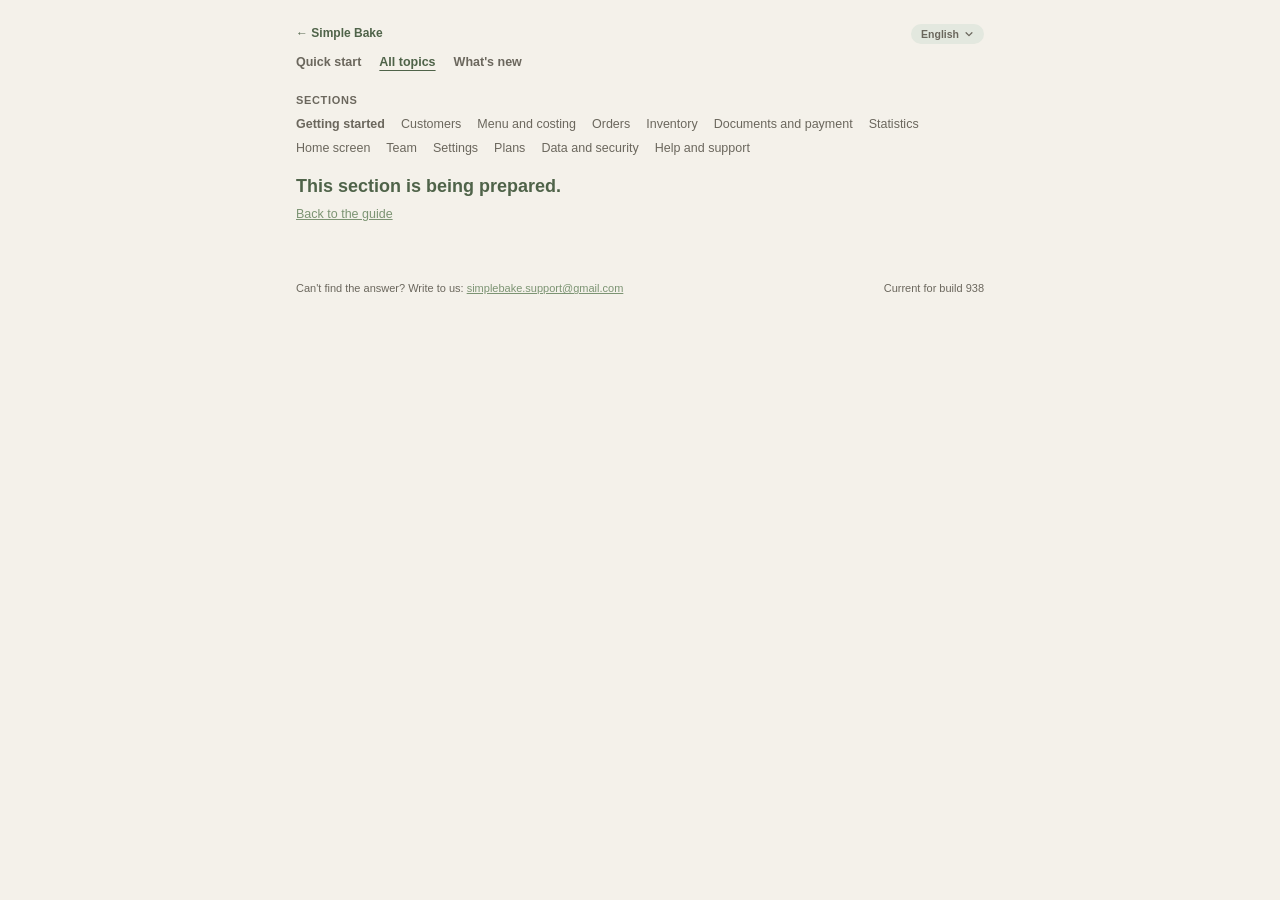
<file: faq/section/index.html>
<!DOCTYPE html>
<html lang="ru"><head><meta charset="utf-8"><meta name="viewport" content="width=device-width,initial-scale=1"><meta name="robots" content="noindex">
<title>Раздел — Simple Bake</title>

<link rel="stylesheet" href="/faq/faq.css?v=13"></head>
<body data-page="section"><div id="app"><p style="padding:2rem">…</p></div><script src="/faq/faq.js?v=13"></script><script>window.goatcounter={allow_frame:true,path:function(p){var q=location.search,s=/[?&]s=([^&#]*)/.exec(q),e=/[?&]embed=1(&|$|#)/.test(q),r=location.pathname.replace(/^\/faq/,'').replace(/\/index\.html$/,'/');if(s&&r.indexOf('/section')===0)r='/section/'+s[1];return (e?'/faq-app':'/faq')+(r==='/'?'':r)}}</script>
<script data-goatcounter="https://simple-bake.goatcounter.com/count" async src="//gc.zgo.at/count.js"></script></body></html>
</file>
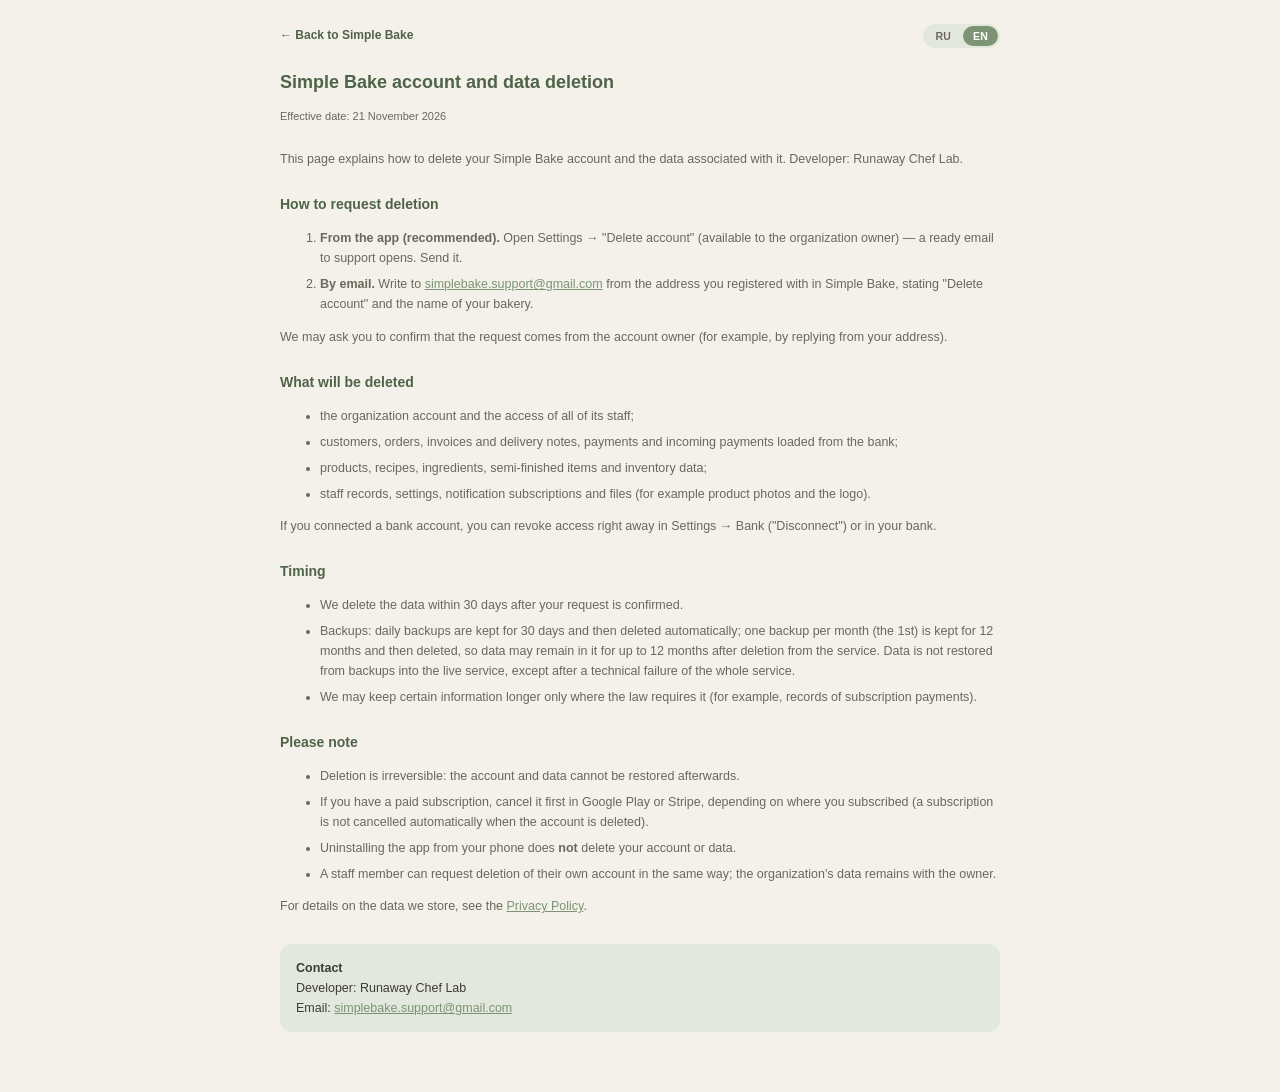
<file: delete-account.html>
<!DOCTYPE html>
<html lang="ru">
<head>
<meta charset="UTF-8">
<meta name="viewport" content="width=device-width, initial-scale=1.0">
<title>Simple Bake — Account deletion</title>
<link rel="canonical" href="https://simple-bake.com/delete-account.html">
<style>
  body{
    font-family:'Segoe UI',Arial,sans-serif;
    background:#f4f1ea;
    color:#3c3a34;
    max-width:720px;
    margin:0 auto;
    padding:24px 16px 60px;
    line-height:1.6;
    font-size:12.5px;
  }
  h1{color:#4f6349; font-size:18px; margin-bottom:4px;}
  .updated{color:#6b675d; font-size:11px; margin-bottom:24px;}
  h2{color:#4f6349; font-size:14px; margin-top:24px;}
  p, li{color:#6b675d; font-size:12.5px;}
  a{color:#7c9473;}
  li{margin-bottom:6px;}
  .contact{
    background:#e3e8df; border-radius:12px; padding:14px 16px; margin-top:28px;
    font-size:12.5px;
  }
  .top-row{
    display:flex; justify-content:space-between; align-items:center;
    margin-bottom:20px;
  }
  .back-link{
    display:inline-flex; align-items:center; gap:6px;
    font-size:12px; font-weight:600; color:#4f6349;
    text-decoration:none;
  }
  .lang-switch{ display:flex; background:#e3e8df; border-radius:999px; padding:2px; gap:2px; flex-shrink:0; }
  .lang-switch button{ border:none; background:transparent; font-size:10.5px; font-weight:700; letter-spacing:.02em; color:#6b675d; padding:4px 10px; border-radius:999px; }
  .lang-switch button.active{ background:#7c9473; color:#fff; }
</style>
</head>
<body>

<div class="top-row">
  <a href="/" class="back-link" onclick="if (window.history.length > 1) { history.back(); return false; }" id="backLink">← Назад в Simple Bake</a>
  <div class="lang-switch">
    <button type="button" id="langBtnRu" onclick="setDocLang('ru')">RU</button>
    <button type="button" id="langBtnEn" onclick="setDocLang('en')">EN</button>
  </div>
</div>

<!-- ==================== RU ==================== -->
<div id="content-ru">

<h1>Удаление аккаунта и данных Simple Bake</h1>
<p class="updated">Дата вступления в силу: 21.11.2026</p>

<p>На этой странице описано, как удалить учётную запись Simple Bake и связанные с ней данные. Разработчик: Runaway Chef Lab.</p>

<h2>Как запросить удаление</h2>
<ol>
<li><b>Из приложения (рекомендуется).</b> Откройте Настройки → «Удалить аккаунт» (доступно владельцу организации) — откроется готовое письмо в поддержку. Отправьте его.</li>
<li><b>По электронной почте.</b> Напишите на <a href="mailto:simplebake.support@gmail.com">simplebake.support@gmail.com</a> с адреса, под которым вы зарегистрированы в Simple Bake, и укажите: «Удалить аккаунт» и название вашей пекарни.</li>
</ol>
<p>Мы можем попросить вас подтвердить, что запрос отправляет владелец аккаунта (например, ответом на письмо с вашего адреса).</p>

<h2>Что будет удалено</h2>
<ul>
<li>учётная запись организации и доступ всех её сотрудников;</li>
<li>клиенты, заказы, счета и накладные, платежи и поступления, загруженные из банка;</li>
<li>продукты, рецептуры, ингредиенты, полуфабрикаты и складские данные;</li>
<li>сотрудники, настройки, подписки на уведомления и файлы (например, фотографии продуктов и логотип).</li>
</ul>
<p>Если вы подключали банковский счёт, доступ можно отозвать сразу в Настройки → Банк («Отключить») или в вашем банке.</p>

<h2>Сроки</h2>
<ul>
<li>Мы удаляем данные в течение 30 дней после подтверждения запроса.</li>
<li>Резервные копии: ежедневные хранятся 30 дней и затем удаляются автоматически; одна копия в месяц (за 1-е число) хранится 12 месяцев и затем удаляется, поэтому данные могут оставаться в ней до 12 месяцев после удаления из сервиса. Из резервных копий данные в работу не возвращаются, кроме случая технического сбоя всего сервиса.</li>
<li>Отдельные сведения мы можем хранить дольше, только если этого требует закон (например, данные об оплате подписки).</li>
</ul>

<h2>Важно</h2>
<ul>
<li>Удаление необратимо: восстановить аккаунт и данные после удаления нельзя.</li>
<li>Если у вас платная подписка, сначала отмените её в Google Play или в Stripe, смотря где она оформлена (подписка сама не отменяется при удалении аккаунта).</li>
<li>Удаление приложения с телефона <b>не</b> удаляет аккаунт и данные.</li>
<li>Сотрудник организации может запросить удаление только своей учётной записи тем же способом; данные организации при этом остаются у владельца.</li>
</ul>

<p>Подробнее о том, какие данные мы храним, — в <a href="privacy.html">Политике конфиденциальности</a>.</p>

<div class="contact">
  <b>Контакты</b><br>
  Developer / Разработчик: Runaway Chef Lab<br>
  Email: <a href="mailto:simplebake.support@gmail.com">simplebake.support@gmail.com</a>
</div>

</div>

<!-- ==================== EN ==================== -->
<div id="content-en" style="display:none;">

<h1>Simple Bake account and data deletion</h1>
<p class="updated">Effective date: 21 November 2026</p>

<p>This page explains how to delete your Simple Bake account and the data associated with it. Developer: Runaway Chef Lab.</p>

<h2>How to request deletion</h2>
<ol>
<li><b>From the app (recommended).</b> Open Settings → "Delete account" (available to the organization owner) — a ready email to support opens. Send it.</li>
<li><b>By email.</b> Write to <a href="mailto:simplebake.support@gmail.com">simplebake.support@gmail.com</a> from the address you registered with in Simple Bake, stating "Delete account" and the name of your bakery.</li>
</ol>
<p>We may ask you to confirm that the request comes from the account owner (for example, by replying from your address).</p>

<h2>What will be deleted</h2>
<ul>
<li>the organization account and the access of all of its staff;</li>
<li>customers, orders, invoices and delivery notes, payments and incoming payments loaded from the bank;</li>
<li>products, recipes, ingredients, semi-finished items and inventory data;</li>
<li>staff records, settings, notification subscriptions and files (for example product photos and the logo).</li>
</ul>
<p>If you connected a bank account, you can revoke access right away in Settings → Bank ("Disconnect") or in your bank.</p>

<h2>Timing</h2>
<ul>
<li>We delete the data within 30 days after your request is confirmed.</li>
<li>Backups: daily backups are kept for 30 days and then deleted automatically; one backup per month (the 1st) is kept for 12 months and then deleted, so data may remain in it for up to 12 months after deletion from the service. Data is not restored from backups into the live service, except after a technical failure of the whole service.</li>
<li>We may keep certain information longer only where the law requires it (for example, records of subscription payments).</li>
</ul>

<h2>Please note</h2>
<ul>
<li>Deletion is irreversible: the account and data cannot be restored afterwards.</li>
<li>If you have a paid subscription, cancel it first in Google Play or Stripe, depending on where you subscribed (a subscription is not cancelled automatically when the account is deleted).</li>
<li>Uninstalling the app from your phone does <b>not</b> delete your account or data.</li>
<li>A staff member can request deletion of their own account in the same way; the organization's data remains with the owner.</li>
</ul>

<p>For details on the data we store, see the <a href="privacy.html">Privacy Policy</a>.</p>

<div class="contact">
  <b>Contact</b><br>
  Developer: Runaway Chef Lab<br>
  Email: <a href="mailto:simplebake.support@gmail.com">simplebake.support@gmail.com</a>
</div>

</div>

<script>
function setDocLang(lang) {
    const isEn = lang === 'en';
    document.getElementById('content-ru').style.display = isEn ? 'none' : 'block';
    document.getElementById('content-en').style.display = isEn ? 'block' : 'none';
    document.getElementById('langBtnRu').classList.toggle('active', !isEn);
    document.getElementById('langBtnEn').classList.toggle('active', isEn);
    document.getElementById('backLink').textContent = isEn ? '← Back to Simple Bake' : '← Назад в Simple Bake';
    document.documentElement.lang = lang;
    try { localStorage.setItem('appLang', lang); } catch (e) {}
}
(function () {
    let lang = 'ru';
    try {
        lang = localStorage.getItem('appLang')
            || (navigator.language && navigator.language.toLowerCase().startsWith('ru') ? 'ru' : 'en');
    } catch (e) {}
    setDocLang(lang);

    // Переключатель языка нужен только когда страница открыта самостоятельно
    // (например, по прямой ссылке из карточки Google Play, ещё до установки
    // приложения) — там нет общего переключателя языка приложения рядом.
    // Внутри самого приложения (окно Условий открывается через iframe в
    // настройках) язык и так синхронизирован автоматически через тот же
    // localStorage, а собственный переключатель здесь только запутывал бы:
    // можно было случайно переключить язык всего приложения, находясь
    // внутри документа, и не сразу это заметить.
    try {
        if (window.self !== window.top) {
            document.querySelector('.lang-switch').style.display = 'none';
        }
    } catch (e) {
        // Если чтение window.top заблокировано политикой браузера — считаем,
        // что мы внутри iframe, и на всякий случай тоже прячем переключатель.
        document.querySelector('.lang-switch').style.display = 'none';
    }
})();
</script>

</body>
</html>
</file>
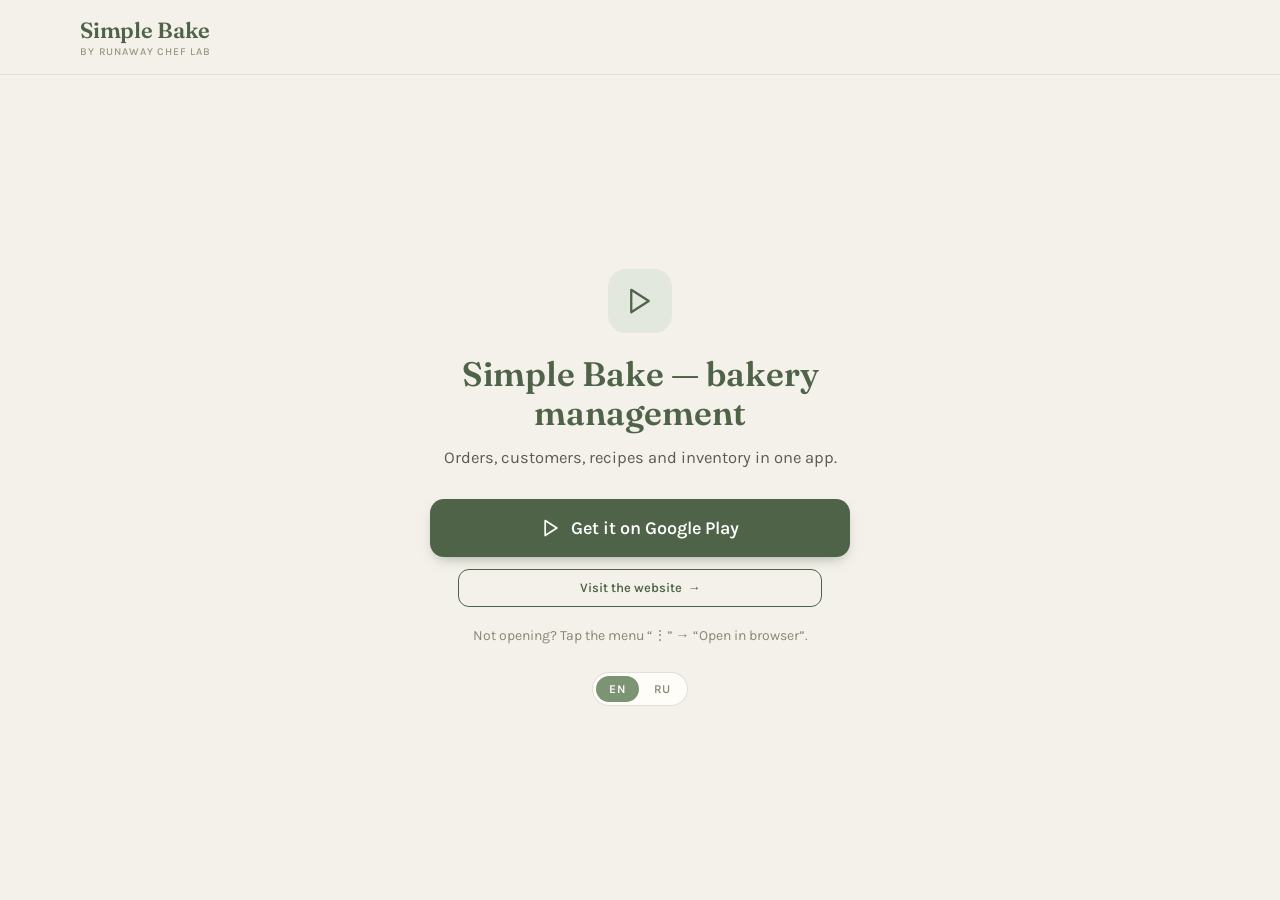
<file: get.html>
<!DOCTYPE html>
<html lang="en" data-current="en">
<head>
<meta charset="UTF-8">
<meta name="viewport" content="width=device-width, initial-scale=1.0">
<title>Simple Bake — Get it on Google Play</title>
<meta name="robots" content="noindex">
<meta name="description" content="Simple Bake by Runaway Chef Lab — bakery management app. Get it on Google Play.">
<link rel="preconnect" href="https://fonts.googleapis.com">
<link rel="preconnect" href="https://fonts.gstatic.com" crossorigin>
<link href="https://fonts.googleapis.com/css2?family=Fraunces:opsz,wght@9..144,400;9..144,500;9..144,600;9..144,700&family=Karla:wght@400;500;600;700&display=swap" rel="stylesheet">
<style>
  :root{
    --cream:#f4f1ea;
    --sage:#7c9473;
    --sage-dark:#4f6349;
    --sage-light:#e3e8df;
    --honey:#d9a441;
    --ink:#33342c;
    --paper:#fffdf8;
  }
  *{box-sizing:border-box;}
  html,body{ height:100%; }
  body{
    margin:0; background:var(--cream); color:var(--ink);
    font-family:'Karla', -apple-system, sans-serif;
    -webkit-font-smoothing:antialiased;
    min-height:100vh; min-height:100dvh; display:flex; flex-direction:column;
  }
  h1,.wordmark{ font-family:'Fraunces', serif; }
  header{ padding:16px 24px; border-bottom:1px solid rgba(79,99,73,.12); }
  .wordmark{ font-size:22px; font-weight:600; color:var(--sage-dark); letter-spacing:-.01em; max-width:1120px; margin:0 auto; }
  .wordmark small{ display:block; font-family:'Karla',sans-serif; font-weight:500; font-size:10.5px; letter-spacing:.08em; text-transform:uppercase; color:#9a9483; margin-top:1px; }
  main{ flex:1; display:flex; align-items:center; justify-content:center; padding:24px; }
  .card{ width:100%; max-width:420px; text-align:center; }
  .icon-wrap{
    width:64px; height:64px; border-radius:18px; background:var(--sage-light);
    display:flex; align-items:center; justify-content:center; margin:0 auto 22px;
  }
  .icon-wrap svg{ width:30px; height:30px; color:var(--sage-dark); }
  h1{ font-size:clamp(26px,7vw,34px); line-height:1.15; font-weight:600; color:var(--sage-dark); margin:0 0 12px; }
  p.lead{ font-size:16.5px; line-height:1.55; color:#5b5b4f; margin:0 0 28px; }
  .btn{
    display:flex; align-items:center; justify-content:center; gap:10px; width:100%;
    font:600 18px/1 'Karla',sans-serif; padding:19px 26px; border-radius:14px;
    text-decoration:none; background:var(--sage-dark); color:#fff;
    box-shadow:0 6px 14px -6px rgba(79,99,73,.55); transition:.15s;
  }
  .btn:hover,.btn:active{ background:#3e5039; }
  .btn svg{ width:20px; height:20px; flex:none; }
  .btn2{
    display:flex; align-items:center; justify-content:center; gap:6px;
    margin:12px 28px 0; height:38px; border-radius:11px;
    font:600 13px/1 'Karla',sans-serif; text-decoration:none;
    color:var(--sage-dark); background:transparent; border:1px solid var(--sage-dark);
    transition:.15s;
  }
  .btn2:hover,.btn2:active{ background:var(--sage-light); }
  .hint{ margin:18px 0 0; font-size:14px; line-height:1.5; color:#8a8676; }
  html [data-lang]{ display:none; }
  html[data-current="ru"] [data-lang="ru"]{ display:block; }
  html[data-current="ru"] span[data-lang="ru"]{ display:inline; }
  html[data-current="en"] [data-lang="en"]{ display:block; }
  html[data-current="en"] span[data-lang="en"]{ display:inline; }
  .lang-toggle{
    display:inline-flex; background:var(--paper); border:1px solid rgba(79,99,73,.18);
    border-radius:999px; padding:3px; gap:2px; margin-top:26px;
  }
  .lang-toggle button{
    border:none; background:none; font:600 12px/1 'Karla',sans-serif; letter-spacing:.03em;
    padding:7px 13px; border-radius:999px; color:#8a8676; cursor:pointer; transition:.15s;
  }
  .lang-toggle button.active{ background:var(--sage); color:#fff; }
</style>
</head>
<body>

<header>
  <div class="wordmark">Simple Bake<small>by Runaway Chef Lab</small></div>
</header>

<main>
  <div class="card">
    <div class="icon-wrap">
      <svg viewBox="0 0 24 24" fill="none" stroke="currentColor" stroke-width="1.8" stroke-linecap="round" stroke-linejoin="round"><path d="M5 3l14 9-14 9V3z"/></svg>
    </div>
    <h1 data-lang="ru">Simple Bake — учёт для кондитера</h1>
    <h1 data-lang="en">Simple Bake — bakery management</h1>
    <p class="lead" data-lang="ru">Заказы, клиенты, рецепты и склад в одном приложении.</p>
    <p class="lead" data-lang="en">Orders, customers, recipes and inventory in one app.</p>

    <a class="btn" data-goatcounter-click="play-button" data-goatcounter-title="Play button on /get" href="https://play.google.com/store/apps/details?id=io.github.runawaychef.twa&amp;referrer=utm_source%3Dinstagram%26utm_medium%3Dstory%26utm_campaign%3Dlaunch" target="_blank" rel="noopener">
      <svg viewBox="0 0 24 24" fill="none" stroke="currentColor" stroke-width="2" stroke-linecap="round" stroke-linejoin="round"><path d="M5 3l14 9-14 9V3z"/></svg>
      <span data-lang="ru">Скачать в Google Play</span>
      <span data-lang="en">Get it on Google Play</span>
    </a>

    <a class="btn2" data-goatcounter-click="get-to-site" data-goatcounter-title="Visit website button on /get" href="https://simple-bake.com/?utm_source=instagram&amp;utm_medium=get">
      <span data-lang="ru">Посмотреть на сайте</span>
      <span data-lang="en">Visit the website</span>
      <span aria-hidden="true">→</span>
    </a>

    <p class="hint" data-lang="ru">Не открывается? Нажмите меню «⋮» → «Открыть в браузере».</p>
    <p class="hint" data-lang="en">Not opening? Tap the menu “⋮” → “Open in browser”.</p>

    <div class="lang-toggle">
      <button type="button" id="btnEn" onclick="setSiteLang('en')">EN</button>
      <button type="button" id="btnRu" onclick="setSiteLang('ru')">RU</button>
    </div>
  </div>
</main>

<script>
  function setSiteLang(lang){
    document.documentElement.setAttribute('data-current', lang);
    document.documentElement.setAttribute('lang', lang);
    document.getElementById('btnEn').classList.toggle('active', lang === 'en');
    document.getElementById('btnRu').classList.toggle('active', lang === 'ru');
    try { localStorage.setItem('siteLang', lang); } catch (e) {}
  }
  var saved = null;
  try { saved = localStorage.getItem('siteLang'); } catch (e) {}
  setSiteLang(saved || ((navigator.language || '').toLowerCase().indexOf('ru') === 0 ? 'ru' : 'en'));
</script>
<script data-goatcounter="https://simple-bake.goatcounter.com/count" async src="//gc.zgo.at/count.js"></script>
</body>
</html>
</file>
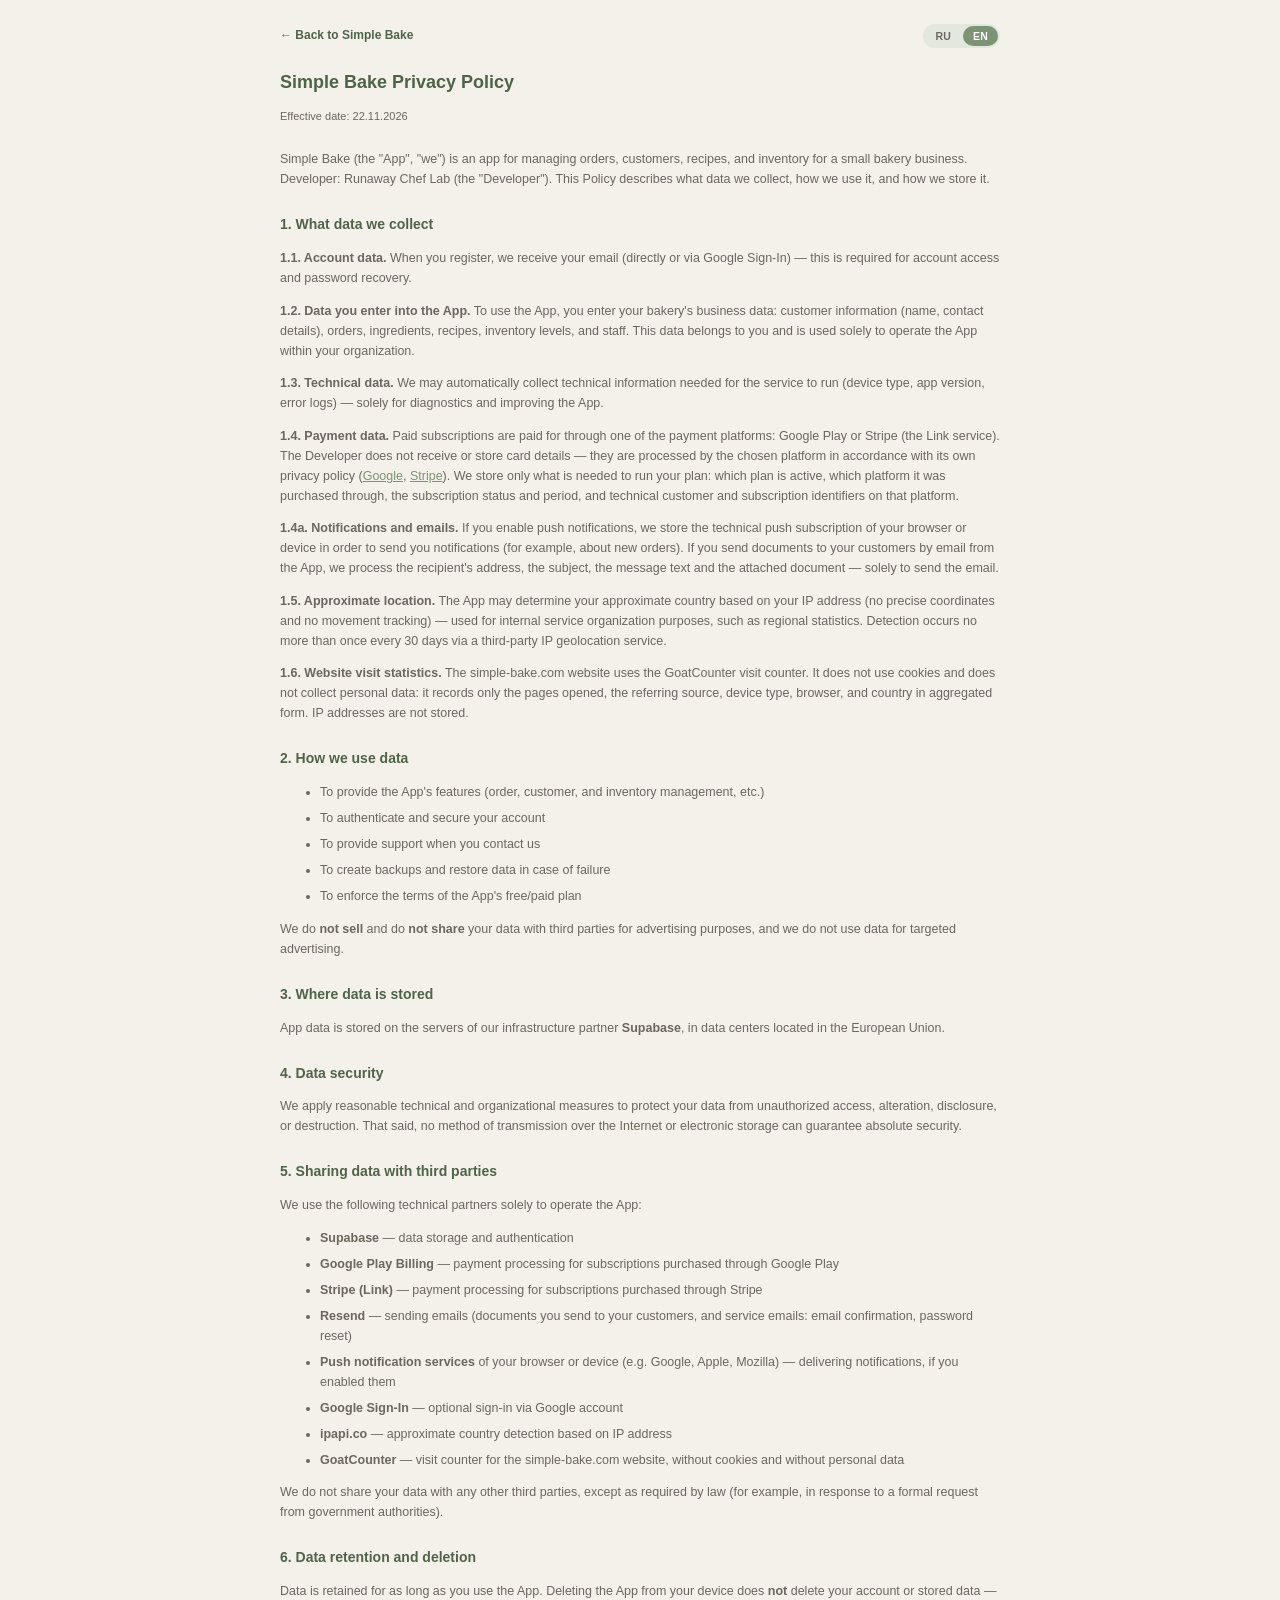
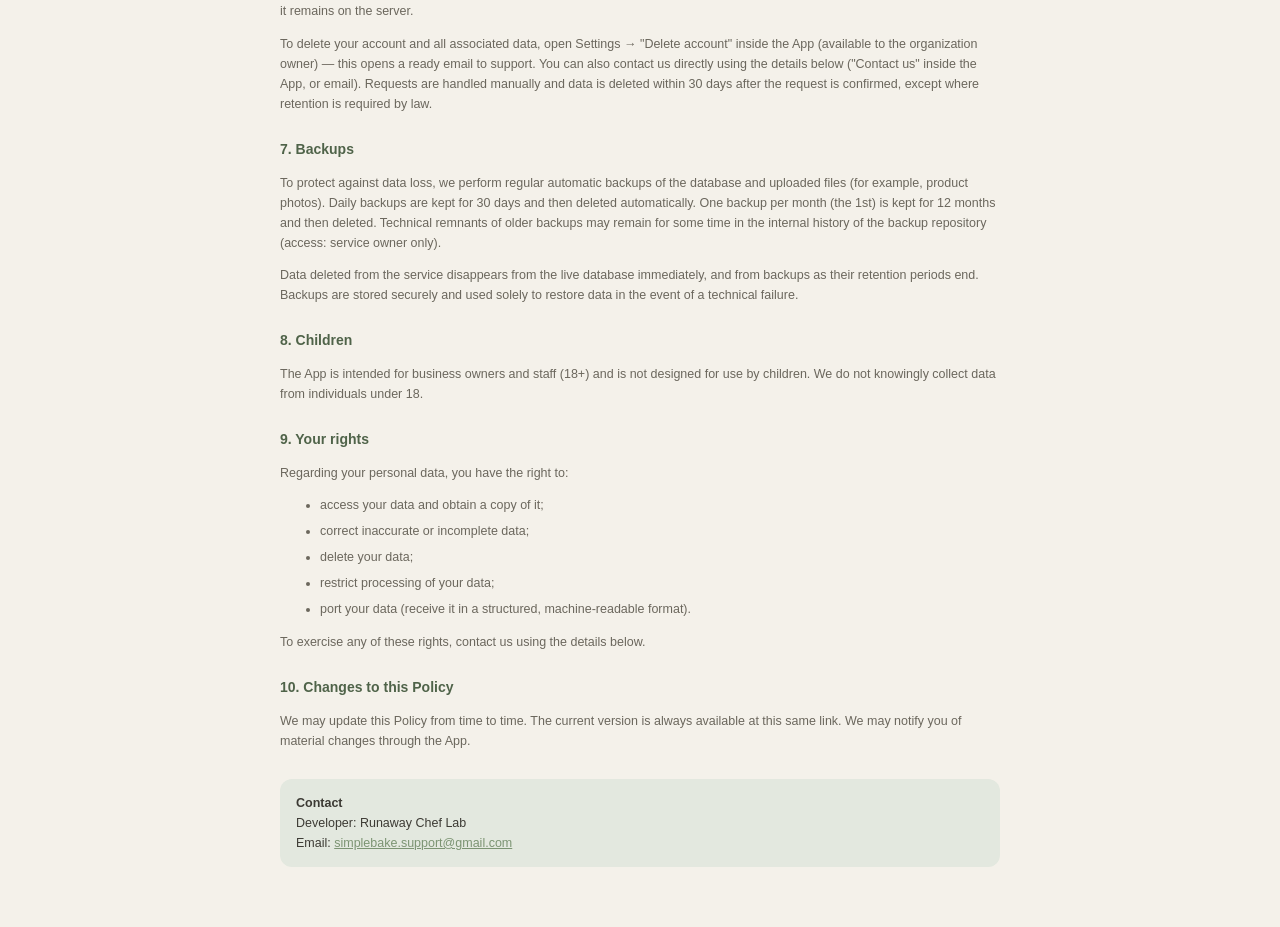
<file: privacy.html>
<!DOCTYPE html>
<html lang="ru">
<head>
<meta charset="UTF-8">
<meta name="viewport" content="width=device-width, initial-scale=1.0">
<title>Simple Bake — Privacy Policy</title>
<link rel="canonical" href="https://simple-bake.com/privacy.html">
<style>
  body{
    font-family:'Segoe UI',Arial,sans-serif;
    background:#f4f1ea;
    color:#3c3a34;
    max-width:720px;
    margin:0 auto;
    padding:24px 16px 60px;
    line-height:1.6;
    font-size:12.5px;
  }
  h1{color:#4f6349; font-size:18px; margin-bottom:4px;}
  .updated{color:#6b675d; font-size:11px; margin-bottom:24px;}
  h2{color:#4f6349; font-size:14px; margin-top:24px;}
  p, li{color:#6b675d; font-size:12.5px;}
  a{color:#7c9473;}
  li{margin-bottom:6px;}
  .contact{
    background:#e3e8df; border-radius:12px; padding:14px 16px; margin-top:28px;
    font-size:12.5px;
  }
  .top-row{
    display:flex; justify-content:space-between; align-items:center;
    margin-bottom:20px;
  }
  .back-link{
    display:inline-flex; align-items:center; gap:6px;
    font-size:12px; font-weight:600; color:#4f6349;
    text-decoration:none;
  }
  .lang-switch{ display:flex; background:#e3e8df; border-radius:999px; padding:2px; gap:2px; flex-shrink:0; }
  .lang-switch button{ border:none; background:transparent; font-size:10.5px; font-weight:700; letter-spacing:.02em; color:#6b675d; padding:4px 10px; border-radius:999px; }
  .lang-switch button.active{ background:#7c9473; color:#fff; }
</style>
</head>
<body>

<div class="top-row">
  <a href="/" class="back-link" onclick="if (window.history.length > 1) { history.back(); return false; }" id="backLink">← Назад в Simple Bake</a>
  <div class="lang-switch">
    <button type="button" id="langBtnRu" onclick="setDocLang('ru')">RU</button>
    <button type="button" id="langBtnEn" onclick="setDocLang('en')">EN</button>
  </div>
</div>

<!-- ==================== RU ==================== -->
<div id="content-ru">

<h1>Политика конфиденциальности Simple Bake</h1>
<p class="updated">Дата вступления в силу: 22.11.2026</p>

<p>Simple Bake (далее — «Приложение», «мы») — приложение для управления заказами, клиентами, рецептурами и складским учётом малого пекарного бизнеса. Разработчик: Runaway Chef Lab (далее — «Разработчик»). Настоящая Политика описывает, какие данные мы собираем, как их используем и храним.</p>

<h2>1. Какие данные мы собираем</h2>
<p><b>1.1. Данные учётной записи.</b> При регистрации мы получаем ваш email (напрямую или через вход через Google) — это необходимо для доступа к аккаунту и восстановления пароля.</p>
<p><b>1.2. Данные, которые вы вносите в Приложение.</b> Для работы Приложения вы самостоятельно вносите бизнес-данные вашей пекарни: сведения о клиентах (имя, контакты), заказы, ингредиенты, рецептуры, остатки на складе, сотрудников. Эти данные принадлежат вам и используются исключительно для работы Приложения в рамках вашей организации.</p>
<p><b>1.3. Технические данные.</b> Мы можем автоматически собирать техническую информацию, необходимую для работы сервиса (тип устройства, версия приложения, журналы ошибок) — исключительно для диагностики и улучшения работы Приложения.</p>
<p><b>1.4. Платёжные данные.</b> Платная подписка оплачивается через одну из платёжных платформ: Google Play или Stripe (сервис Link). Разработчик не получает и не хранит данные банковских карт — их обрабатывает выбранная платформа в соответствии со своей политикой конфиденциальности (<a href="https://policies.google.com/privacy" target="_blank">Google</a>, <a href="https://stripe.com/privacy" target="_blank">Stripe</a>). Мы храним только сведения, нужные для работы тарифа: какой тариф действует, через какую платформу он оформлен, статус и срок подписки, а также технические идентификаторы покупателя и подписки на платформе.</p>
<p><b>1.4а. Уведомления и письма.</b> Если вы включаете push-уведомления, мы сохраняем техническую подписку вашего браузера или устройства, чтобы присылать уведомления (например, о новых заказах). Если вы отправляете документы клиентам по e-mail из Приложения, мы обрабатываем адрес получателя, тему, текст письма и приложенный документ — только для отправки письма.</p>
<p><b>1.5. Приблизительная геолокация.</b> Приложение может определять приблизительную страну вашего местоположения по IP-адресу (без точных координат и без отслеживания перемещений) — для внутренних целей организации сервиса, например региональной статистики. Определение выполняется не чаще одного раза в 30 дней через сторонний сервис геолокации по IP.</p>

<p><b>1.6. Статистика посещений сайта.</b> Сайт simple-bake.com использует счётчик посещений GoatCounter. Он не использует cookie и не собирает персональные данные: фиксируются только открытые страницы, источник перехода, тип устройства, браузер и страна в обобщённом виде. IP-адрес не сохраняется.</p>

<h2>2. Как мы используем данные</h2>
<ul>
  <li>Для предоставления функций Приложения (учёт заказов, клиентов, склада и т.д.)</li>
  <li>Для аутентификации и защиты вашей учётной записи</li>
  <li>Для технической поддержки, если вы обращаетесь к нам</li>
  <li>Для создания резервных копий и восстановления данных в случае сбоя</li>
  <li>Для соблюдения условий бесплатного/платного тарифа Приложения</li>
</ul>
<p>Мы <b>не продаём</b> и <b>не передаём</b> ваши данные третьим лицам в рекламных целях, не используем данные для таргетированной рекламы.</p>

<h2>3. Где хранятся данные</h2>
<p>Данные Приложения хранятся на серверах инфраструктурного партнёра <b>Supabase</b> в дата-центрах на территории Европейского союза.</p>

<h2>4. Безопасность данных</h2>
<p>Мы применяем разумные технические и организационные меры для защиты ваших данных от несанкционированного доступа, изменения, раскрытия или уничтожения. Несмотря на это, ни один способ передачи данных через Интернет или электронного хранения не может гарантировать абсолютную безопасность.</p>

<h2>5. Передача данных третьим лицам</h2>
<p>Мы используем следующих технических партнёров исключительно для обеспечения работы Приложения:</p>
<ul>
  <li><b>Supabase</b> — хранение данных и аутентификация</li>
  <li><b>Google Play Billing</b> — обработка платежей за подписку, оформленную через Google Play</li>
  <li><b>Stripe (Link)</b> — обработка платежей за подписку, оформленную через Stripe</li>
  <li><b>Resend</b> — отправка писем (документы, которые вы отправляете клиентам, и служебные письма: подтверждение e-mail, сброс пароля)</li>
  <li><b>Службы push-уведомлений</b> вашего браузера или устройства (например, Google, Apple, Mozilla) — доставка уведомлений, если вы их включили</li>
  <li><b>Google Sign-In</b> — опциональный вход через аккаунт Google</li>
  <li><b>ipapi.co</b> — определение приблизительной страны по IP-адресу</li>
  <li><b>GoatCounter</b> — счётчик посещений сайта simple-bake.com без cookie и без персональных данных</li>
</ul>
<p>Мы не передаём ваши данные никаким иным третьим лицам, за исключением случаев, предусмотренных законом (например, по официальному запросу государственных органов).</p>

<h2>6. Хранение и удаление данных</h2>
<p>Данные хранятся до тех пор, пока вы используете Приложение. Удаление Приложения с устройства <b>не удаляет</b> вашу учётную запись и сохранённые данные — они остаются на сервере.</p>

<p id="delete-account">Чтобы удалить учётную запись и все связанные данные, откройте в Приложении Настройки → «Удалить аккаунт» (доступно владельцу организации) — откроется готовое письмо в поддержку. Также можно написать нам напрямую по контактам ниже («Написать нам» в самом Приложении или email). Запрос обрабатывается вручную, данные удаляются в течение 30 дней после подтверждения запроса, за исключением случаев, когда их сохранение требуется по закону.</p>

<h2>7. Резервное копирование</h2>
<p>Для защиты от потери данных мы выполняем регулярное автоматическое резервное копирование: копируются база данных и загруженные файлы (например, фото изделий). Ежедневные копии хранятся 30 дней и затем удаляются автоматически. Одна копия в месяц (за 1-е число) хранится 12 месяцев и затем удаляется. Технические остатки старых копий могут некоторое время сохраняться во внутренней истории хранилища копий (доступ есть только у владельца сервиса).</p>
<p>Данные, удалённые из сервиса, исчезают из рабочей базы сразу, а из резервных копий — по мере истечения сроков их хранения. Резервные копии хранятся в защищённом виде и используются исключительно для восстановления данных в случае технического сбоя.</p>

<h2>8. Дети</h2>
<p>Приложение предназначено для владельцев и сотрудников бизнеса (18+) и не рассчитано на использование детьми. Мы сознательно не собираем данные лиц младше 18 лет.</p>

<h2>9. Ваши права</h2>
<p>В отношении своих персональных данных вы имеете право:</p>
<ul>
  <li>получить доступ к данным и их копию;</li>
  <li>исправить неточные или неполные данные;</li>
  <li>удалить данные;</li>
  <li>ограничить обработку данных;</li>
  <li>перенести данные (получить их в структурированном, машиночитаемом формате).</li>
</ul>
<p>Чтобы воспользоваться любым из этих прав, напишите нам по контактам ниже.</p>

<h2>10. Изменения в Политике</h2>
<p>Мы можем время от времени обновлять эту Политику. Актуальная версия всегда доступна по этой же ссылке. О существенных изменениях мы можем уведомить вас через Приложение.</p>

<div class="contact">
  <b>Контакты</b><br>
  Developer / Разработчик: Runaway Chef Lab<br>
  Email: <a href="mailto:simplebake.support@gmail.com">simplebake.support@gmail.com</a>
</div>

</div>

<!-- ==================== EN ==================== -->
<div id="content-en" style="display:none;">

<h1>Simple Bake Privacy Policy</h1>
<p class="updated">Effective date: 22.11.2026</p>

<p>Simple Bake (the "App", "we") is an app for managing orders, customers, recipes, and inventory for a small bakery business. Developer: Runaway Chef Lab (the "Developer"). This Policy describes what data we collect, how we use it, and how we store it.</p>

<h2>1. What data we collect</h2>
<p><b>1.1. Account data.</b> When you register, we receive your email (directly or via Google Sign-In) — this is required for account access and password recovery.</p>
<p><b>1.2. Data you enter into the App.</b> To use the App, you enter your bakery's business data: customer information (name, contact details), orders, ingredients, recipes, inventory levels, and staff. This data belongs to you and is used solely to operate the App within your organization.</p>
<p><b>1.3. Technical data.</b> We may automatically collect technical information needed for the service to run (device type, app version, error logs) — solely for diagnostics and improving the App.</p>
<p><b>1.4. Payment data.</b> Paid subscriptions are paid for through one of the payment platforms: Google Play or Stripe (the Link service). The Developer does not receive or store card details — they are processed by the chosen platform in accordance with its own privacy policy (<a href="https://policies.google.com/privacy" target="_blank">Google</a>, <a href="https://stripe.com/privacy" target="_blank">Stripe</a>). We store only what is needed to run your plan: which plan is active, which platform it was purchased through, the subscription status and period, and technical customer and subscription identifiers on that platform.</p>
<p><b>1.4a. Notifications and emails.</b> If you enable push notifications, we store the technical push subscription of your browser or device in order to send you notifications (for example, about new orders). If you send documents to your customers by email from the App, we process the recipient's address, the subject, the message text and the attached document — solely to send the email.</p>
<p><b>1.5. Approximate location.</b> The App may determine your approximate country based on your IP address (no precise coordinates and no movement tracking) — used for internal service organization purposes, such as regional statistics. Detection occurs no more than once every 30 days via a third-party IP geolocation service.</p>

<p><b>1.6. Website visit statistics.</b> The simple-bake.com website uses the GoatCounter visit counter. It does not use cookies and does not collect personal data: it records only the pages opened, the referring source, device type, browser, and country in aggregated form. IP addresses are not stored.</p>

<h2>2. How we use data</h2>
<ul>
  <li>To provide the App's features (order, customer, and inventory management, etc.)</li>
  <li>To authenticate and secure your account</li>
  <li>To provide support when you contact us</li>
  <li>To create backups and restore data in case of failure</li>
  <li>To enforce the terms of the App's free/paid plan</li>
</ul>
<p>We do <b>not sell</b> and do <b>not share</b> your data with third parties for advertising purposes, and we do not use data for targeted advertising.</p>

<h2>3. Where data is stored</h2>
<p>App data is stored on the servers of our infrastructure partner <b>Supabase</b>, in data centers located in the European Union.</p>

<h2>4. Data security</h2>
<p>We apply reasonable technical and organizational measures to protect your data from unauthorized access, alteration, disclosure, or destruction. That said, no method of transmission over the Internet or electronic storage can guarantee absolute security.</p>

<h2>5. Sharing data with third parties</h2>
<p>We use the following technical partners solely to operate the App:</p>
<ul>
  <li><b>Supabase</b> — data storage and authentication</li>
  <li><b>Google Play Billing</b> — payment processing for subscriptions purchased through Google Play</li>
  <li><b>Stripe (Link)</b> — payment processing for subscriptions purchased through Stripe</li>
  <li><b>Resend</b> — sending emails (documents you send to your customers, and service emails: email confirmation, password reset)</li>
  <li><b>Push notification services</b> of your browser or device (e.g. Google, Apple, Mozilla) — delivering notifications, if you enabled them</li>
  <li><b>Google Sign-In</b> — optional sign-in via Google account</li>
  <li><b>ipapi.co</b> — approximate country detection based on IP address</li>
  <li><b>GoatCounter</b> — visit counter for the simple-bake.com website, without cookies and without personal data</li>
</ul>
<p>We do not share your data with any other third parties, except as required by law (for example, in response to a formal request from government authorities).</p>

<h2>6. Data retention and deletion</h2>
<p>Data is retained for as long as you use the App. Deleting the App from your device does <b>not</b> delete your account or stored data — it remains on the server.</p>

<p id="delete-account-en">To delete your account and all associated data, open Settings → "Delete account" inside the App (available to the organization owner) — this opens a ready email to support. You can also contact us directly using the details below ("Contact us" inside the App, or email). Requests are handled manually and data is deleted within 30 days after the request is confirmed, except where retention is required by law.</p>

<h2>7. Backups</h2>
<p>To protect against data loss, we perform regular automatic backups of the database and uploaded files (for example, product photos). Daily backups are kept for 30 days and then deleted automatically. One backup per month (the 1st) is kept for 12 months and then deleted. Technical remnants of older backups may remain for some time in the internal history of the backup repository (access: service owner only).</p>
<p>Data deleted from the service disappears from the live database immediately, and from backups as their retention periods end. Backups are stored securely and used solely to restore data in the event of a technical failure.</p>

<h2>8. Children</h2>
<p>The App is intended for business owners and staff (18+) and is not designed for use by children. We do not knowingly collect data from individuals under 18.</p>

<h2>9. Your rights</h2>
<p>Regarding your personal data, you have the right to:</p>
<ul>
  <li>access your data and obtain a copy of it;</li>
  <li>correct inaccurate or incomplete data;</li>
  <li>delete your data;</li>
  <li>restrict processing of your data;</li>
  <li>port your data (receive it in a structured, machine-readable format).</li>
</ul>
<p>To exercise any of these rights, contact us using the details below.</p>

<h2>10. Changes to this Policy</h2>
<p>We may update this Policy from time to time. The current version is always available at this same link. We may notify you of material changes through the App.</p>

<div class="contact">
  <b>Contact</b><br>
  Developer: Runaway Chef Lab<br>
  Email: <a href="mailto:simplebake.support@gmail.com">simplebake.support@gmail.com</a>
</div>

</div>

<script>
function setDocLang(lang) {
    const isEn = lang === 'en';
    document.getElementById('content-ru').style.display = isEn ? 'none' : 'block';
    document.getElementById('content-en').style.display = isEn ? 'block' : 'none';
    document.getElementById('langBtnRu').classList.toggle('active', !isEn);
    document.getElementById('langBtnEn').classList.toggle('active', isEn);
    document.getElementById('backLink').textContent = isEn ? '← Back to Simple Bake' : '← Назад в Simple Bake';
    document.documentElement.lang = lang;
    try { localStorage.setItem('appLang', lang); } catch (e) {}
}
// Определяем язык так же, как основное приложение: сохранённый выбор в
// localStorage (общий для приложения и этой страницы), иначе — язык телефона.
(function () {
    let lang = 'ru';
    try {
        lang = localStorage.getItem('appLang')
            || (navigator.language && navigator.language.toLowerCase().startsWith('ru') ? 'ru' : 'en');
    } catch (e) {}
    setDocLang(lang);

    // Переключатель языка нужен только когда страница открыта самостоятельно
    // (например, по прямой ссылке из карточки Google Play, ещё до установки
    // приложения) — там нет общего переключателя языка приложения рядом.
    // Внутри самого приложения (окно Политики открывается через iframe в
    // настройках) язык и так синхронизирован автоматически через тот же
    // localStorage, а собственный переключатель здесь только запутывал бы:
    // можно было случайно переключить язык всего приложения, находясь
    // внутри документа, и не сразу это заметить.
    try {
        if (window.self !== window.top) {
            document.querySelector('.lang-switch').style.display = 'none';
            document.getElementById('backLink').style.display = 'none';
        }
    } catch (e) {
        // Если чтение window.top заблокировано политикой браузера — считаем,
        // что мы внутри iframe, и на всякий случай тоже прячем переключатель.
        document.querySelector('.lang-switch').style.display = 'none';
        document.getElementById('backLink').style.display = 'none';
    }
})();
</script>

</body>
</html>
</file>
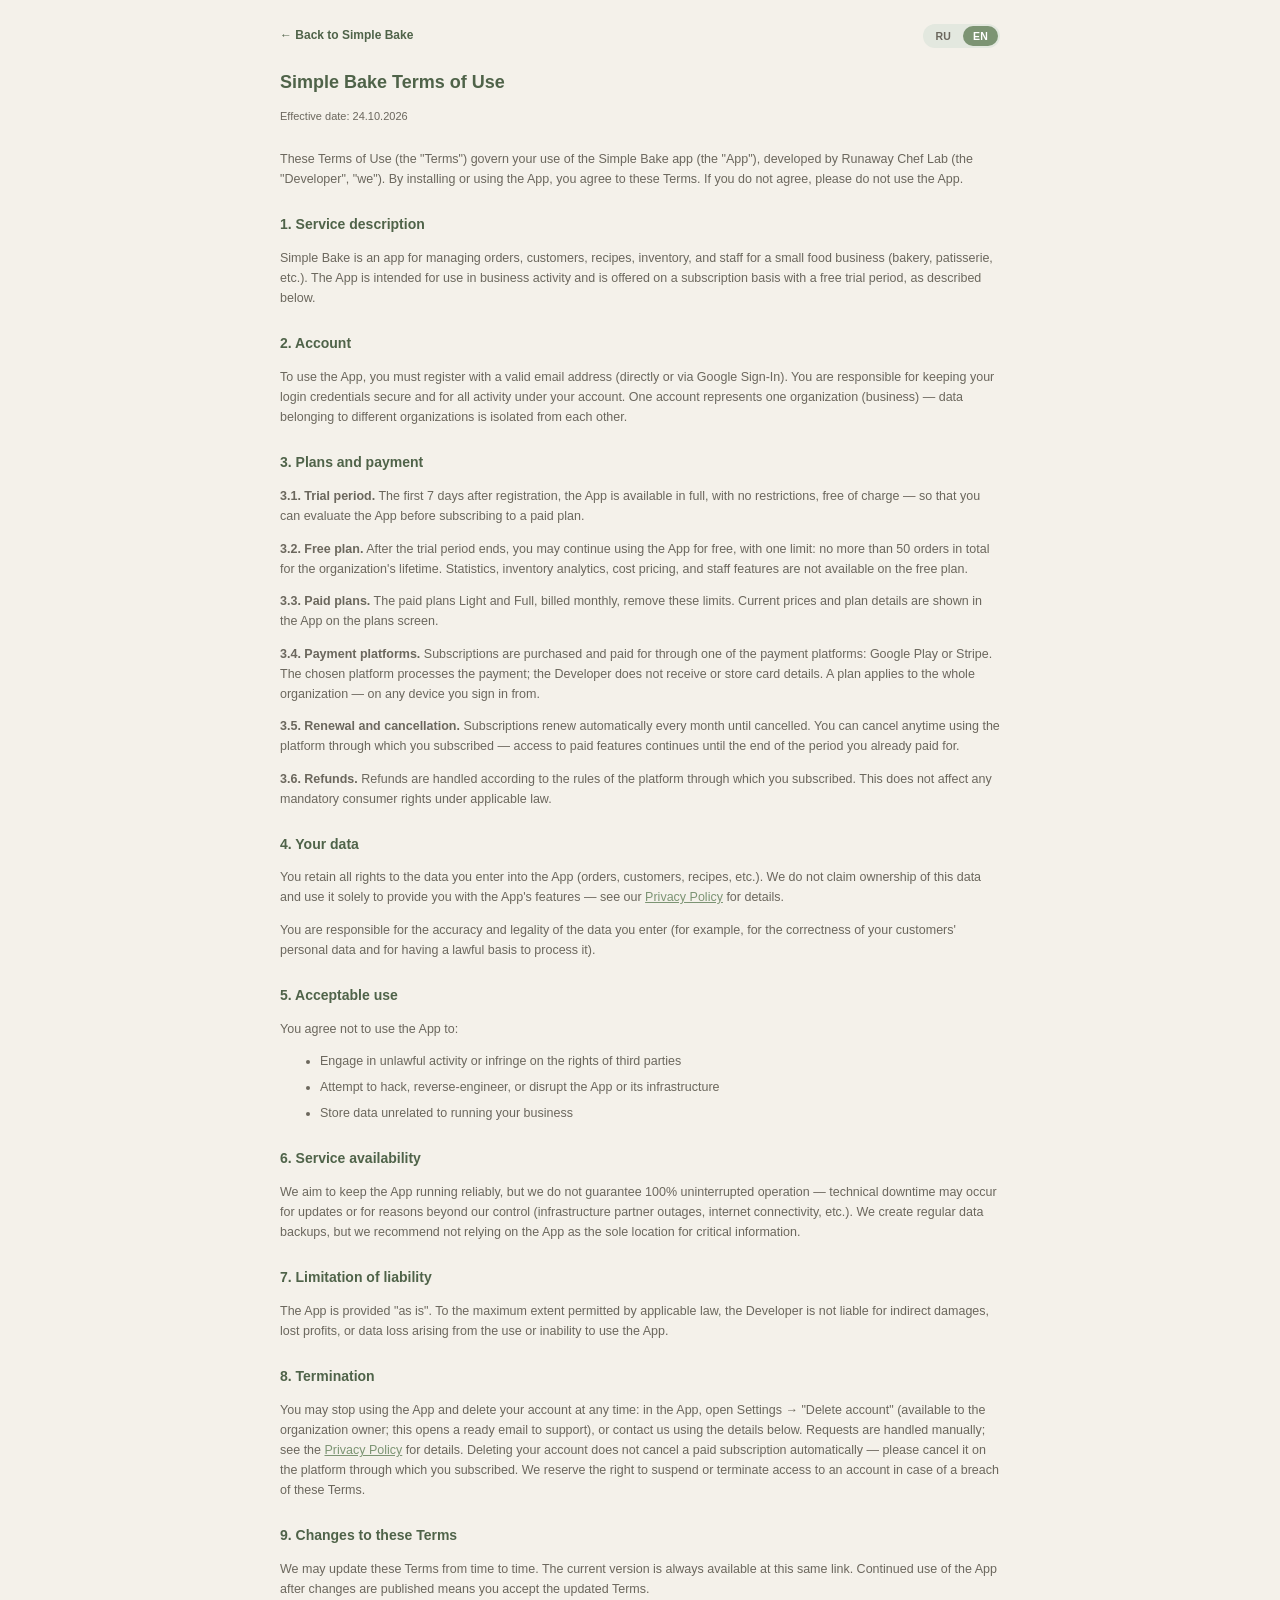
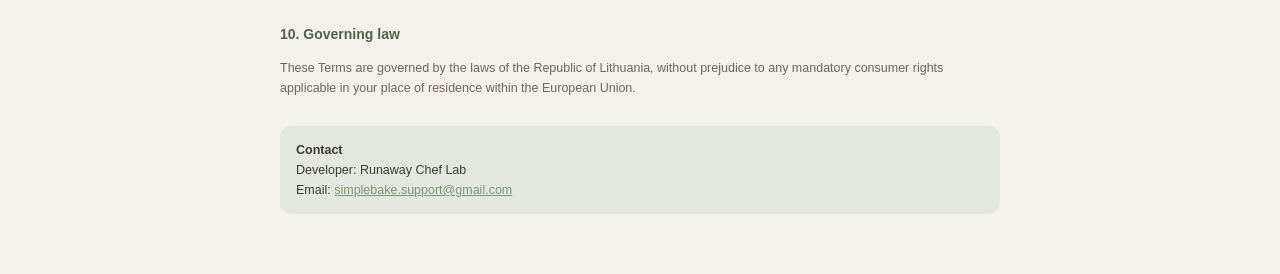
<file: terms.html>
<!DOCTYPE html>
<html lang="ru">
<head>
<meta charset="UTF-8">
<meta name="viewport" content="width=device-width, initial-scale=1.0">
<title>Simple Bake — Terms of Use</title>
<link rel="canonical" href="https://simple-bake.com/terms.html">
<style>
  body{
    font-family:'Segoe UI',Arial,sans-serif;
    background:#f4f1ea;
    color:#3c3a34;
    max-width:720px;
    margin:0 auto;
    padding:24px 16px 60px;
    line-height:1.6;
    font-size:12.5px;
  }
  h1{color:#4f6349; font-size:18px; margin-bottom:4px;}
  .updated{color:#6b675d; font-size:11px; margin-bottom:24px;}
  h2{color:#4f6349; font-size:14px; margin-top:24px;}
  p, li{color:#6b675d; font-size:12.5px;}
  a{color:#7c9473;}
  li{margin-bottom:6px;}
  .contact{
    background:#e3e8df; border-radius:12px; padding:14px 16px; margin-top:28px;
    font-size:12.5px;
  }
  .top-row{
    display:flex; justify-content:space-between; align-items:center;
    margin-bottom:20px;
  }
  .back-link{
    display:inline-flex; align-items:center; gap:6px;
    font-size:12px; font-weight:600; color:#4f6349;
    text-decoration:none;
  }
  .lang-switch{ display:flex; background:#e3e8df; border-radius:999px; padding:2px; gap:2px; flex-shrink:0; }
  .lang-switch button{ border:none; background:transparent; font-size:10.5px; font-weight:700; letter-spacing:.02em; color:#6b675d; padding:4px 10px; border-radius:999px; }
  .lang-switch button.active{ background:#7c9473; color:#fff; }
</style>
</head>
<body>

<div class="top-row">
  <a href="/" class="back-link" onclick="if (window.history.length > 1) { history.back(); return false; }" id="backLink">← Назад в Simple Bake</a>
  <div class="lang-switch">
    <button type="button" id="langBtnRu" onclick="setDocLang('ru')">RU</button>
    <button type="button" id="langBtnEn" onclick="setDocLang('en')">EN</button>
  </div>
</div>

<!-- ==================== RU ==================== -->
<div id="content-ru">

<h1>Условия использования Simple Bake</h1>
<p class="updated">Дата вступления в силу: 24.10.2026</p>

<p>Настоящие Условия использования («Условия») регулируют использование приложения Simple Bake (далее — «Приложение»), разработанного Runaway Chef Lab (далее — «Разработчик», «мы»). Устанавливая или используя Приложение, вы соглашаетесь с этими Условиями. Если вы не согласны — пожалуйста, не используйте Приложение.</p>

<h2>1. Описание сервиса</h2>
<p>Simple Bake — приложение для управления заказами, клиентами, рецептурами, складским учётом и сотрудниками малого пищевого производства (пекарни, кондитерской и т.п.). Приложение предназначено для использования в предпринимательской деятельности и предоставляется по подписке с бесплатным пробным периодом, как описано ниже.</p>

<h2>2. Учётная запись</h2>
<p>Для использования Приложения необходимо зарегистрироваться, указав действующий email (напрямую или через вход через Google). Вы несёте ответственность за сохранность данных для входа и за все действия, совершённые под вашей учётной записью. Один аккаунт представляет одну организацию (бизнес) — данные разных организаций изолированы друг от друга.</p>

<h2>3. Тарифы и оплата</h2>
<p><b>3.1. Пробный период.</b> Первые 7 дней после регистрации Приложение доступно в полном объёме без ограничений, бесплатно — чтобы вы могли оценить Приложение до оформления платной подписки.</p>
<p><b>3.2. Бесплатный тариф.</b> После окончания пробного периода вы можете продолжить использование бесплатно, с ограничением: не более 50 заказов за всё время использования организацией. Функции статистики, аналитики склада, себестоимости и работы с сотрудниками на бесплатном тарифе недоступны.</p>
<p><b>3.3. Платные тарифы.</b> Для снятия ограничений доступны платные тарифы Light и Full с ежемесячной подпиской. Актуальные цены и состав тарифов указаны в Приложении на экране тарифов.</p>
<p><b>3.4. Платёжные платформы.</b> Подписка оформляется и оплачивается через одну из платёжных платформ: Google Play или Stripe. Платёж обрабатывает выбранная платформа; Разработчик не получает и не хранит данные банковских карт. Тариф действует для всей организации — на любом устройстве, с которого вы входите.</p>
<p><b>3.5. Продление и отмена.</b> Подписка продлевается автоматически каждый месяц до момента отмены. Отменить подписку можно в любой момент средствами той платформы, через которую она оформлена, — доступ к платным функциям сохраняется до конца оплаченного периода.</p>
<p><b>3.6. Возврат средств.</b> Возврат средств осуществляется по правилам платформы, через которую оформлена подписка. Обязательные права потребителей, предусмотренные применимым законодательством, не затрагиваются.</p>

<h2>4. Ваши данные</h2>
<p>Вы сохраняете все права на данные, которые вносите в Приложение (заказы, клиенты, рецептуры и т.д.). Мы не претендуем на право собственности на эти данные и используем их исключительно для предоставления вам функций Приложения — подробнее в <a href="privacy.html">Политике конфиденциальности</a>.</p>
<p>Вы несёте ответственность за точность и законность данных, которые вносите (например, за корректность персональных данных ваших клиентов и наличие у вас законных оснований для их обработки).</p>

<h2>5. Приемлемое использование</h2>
<p>Вы обязуетесь не использовать Приложение для:</p>
<ul>
  <li>Незаконной деятельности или нарушения прав третьих лиц</li>
  <li>Попыток взлома, реверс-инжиниринга или нарушения работы Приложения и его инфраструктуры</li>
  <li>Хранения данных, не относящихся к ведению вашего бизнеса</li>
</ul>

<h2>6. Доступность сервиса</h2>
<p>Мы стремимся обеспечивать стабильную работу Приложения, но не гарантируем бесперебойную работу на 100% времени — возможны технические перерывы для обновлений или по независящим от нас причинам (сбои инфраструктурных партнёров, интернет-соединения и т.п.). Мы регулярно создаём резервные копии данных, но рекомендуем не полагаться на Приложение как на единственное место хранения критически важной информации.</p>

<h2>7. Ограничение ответственности</h2>
<p>Приложение предоставляется «как есть». Разработчик не несёт ответственности за косвенные убытки, упущенную выгоду или потерю данных, возникшие в результате использования или невозможности использования Приложения, в максимальной степени, разрешённой применимым законодательством.</p>

<h2>8. Прекращение использования</h2>
<p>Вы можете прекратить использование Приложения и удалить учётную запись в любой момент: в Приложении Настройки → «Удалить аккаунт» (доступно владельцу организации; откроется готовое письмо в поддержку) или по контактам ниже. Запрос обрабатывается вручную, подробнее в <a href="privacy.html">Политике конфиденциальности</a>. Удаление учётной записи не отменяет платную подписку автоматически — отмените её на платформе, через которую она оформлена. Мы оставляем за собой право приостановить или прекратить доступ к учётной записи в случае нарушения настоящих Условий.</p>

<h2>9. Изменения Условий</h2>
<p>Мы можем время от времени обновлять эти Условия. Актуальная версия всегда доступна по этой же ссылке. Продолжение использования Приложения после публикации изменений означает согласие с обновлёнными Условиями.</p>

<h2>10. Применимое право</h2>
<p>Настоящие Условия регулируются законодательством Литовской Республики, без ущерба для обязательных прав потребителей, действующих по месту вашего проживания в рамках Европейского Союза.</p>

<div class="contact">
  <b>Контакты</b><br>
  Developer / Разработчик: Runaway Chef Lab<br>
  Email: <a href="mailto:simplebake.support@gmail.com">simplebake.support@gmail.com</a>
</div>

</div>

<!-- ==================== EN ==================== -->
<div id="content-en" style="display:none;">

<h1>Simple Bake Terms of Use</h1>
<p class="updated">Effective date: 24.10.2026</p>

<p>These Terms of Use (the "Terms") govern your use of the Simple Bake app (the "App"), developed by Runaway Chef Lab (the "Developer", "we"). By installing or using the App, you agree to these Terms. If you do not agree, please do not use the App.</p>

<h2>1. Service description</h2>
<p>Simple Bake is an app for managing orders, customers, recipes, inventory, and staff for a small food business (bakery, patisserie, etc.). The App is intended for use in business activity and is offered on a subscription basis with a free trial period, as described below.</p>

<h2>2. Account</h2>
<p>To use the App, you must register with a valid email address (directly or via Google Sign-In). You are responsible for keeping your login credentials secure and for all activity under your account. One account represents one organization (business) — data belonging to different organizations is isolated from each other.</p>

<h2>3. Plans and payment</h2>
<p><b>3.1. Trial period.</b> The first 7 days after registration, the App is available in full, with no restrictions, free of charge — so that you can evaluate the App before subscribing to a paid plan.</p>
<p><b>3.2. Free plan.</b> After the trial period ends, you may continue using the App for free, with one limit: no more than 50 orders in total for the organization's lifetime. Statistics, inventory analytics, cost pricing, and staff features are not available on the free plan.</p>
<p><b>3.3. Paid plans.</b> The paid plans Light and Full, billed monthly, remove these limits. Current prices and plan details are shown in the App on the plans screen.</p>
<p><b>3.4. Payment platforms.</b> Subscriptions are purchased and paid for through one of the payment platforms: Google Play or Stripe. The chosen platform processes the payment; the Developer does not receive or store card details. A plan applies to the whole organization — on any device you sign in from.</p>
<p><b>3.5. Renewal and cancellation.</b> Subscriptions renew automatically every month until cancelled. You can cancel anytime using the platform through which you subscribed — access to paid features continues until the end of the period you already paid for.</p>
<p><b>3.6. Refunds.</b> Refunds are handled according to the rules of the platform through which you subscribed. This does not affect any mandatory consumer rights under applicable law.</p>

<h2>4. Your data</h2>
<p>You retain all rights to the data you enter into the App (orders, customers, recipes, etc.). We do not claim ownership of this data and use it solely to provide you with the App's features — see our <a href="privacy.html">Privacy Policy</a> for details.</p>
<p>You are responsible for the accuracy and legality of the data you enter (for example, for the correctness of your customers' personal data and for having a lawful basis to process it).</p>

<h2>5. Acceptable use</h2>
<p>You agree not to use the App to:</p>
<ul>
  <li>Engage in unlawful activity or infringe on the rights of third parties</li>
  <li>Attempt to hack, reverse-engineer, or disrupt the App or its infrastructure</li>
  <li>Store data unrelated to running your business</li>
</ul>

<h2>6. Service availability</h2>
<p>We aim to keep the App running reliably, but we do not guarantee 100% uninterrupted operation — technical downtime may occur for updates or for reasons beyond our control (infrastructure partner outages, internet connectivity, etc.). We create regular data backups, but we recommend not relying on the App as the sole location for critical information.</p>

<h2>7. Limitation of liability</h2>
<p>The App is provided "as is". To the maximum extent permitted by applicable law, the Developer is not liable for indirect damages, lost profits, or data loss arising from the use or inability to use the App.</p>

<h2>8. Termination</h2>
<p>You may stop using the App and delete your account at any time: in the App, open Settings → "Delete account" (available to the organization owner; this opens a ready email to support), or contact us using the details below. Requests are handled manually; see the <a href="privacy.html">Privacy Policy</a> for details. Deleting your account does not cancel a paid subscription automatically — please cancel it on the platform through which you subscribed. We reserve the right to suspend or terminate access to an account in case of a breach of these Terms.</p>

<h2>9. Changes to these Terms</h2>
<p>We may update these Terms from time to time. The current version is always available at this same link. Continued use of the App after changes are published means you accept the updated Terms.</p>

<h2>10. Governing law</h2>
<p>These Terms are governed by the laws of the Republic of Lithuania, without prejudice to any mandatory consumer rights applicable in your place of residence within the European Union.</p>

<div class="contact">
  <b>Contact</b><br>
  Developer: Runaway Chef Lab<br>
  Email: <a href="mailto:simplebake.support@gmail.com">simplebake.support@gmail.com</a>
</div>

</div>

<script>
function setDocLang(lang) {
    const isEn = lang === 'en';
    document.getElementById('content-ru').style.display = isEn ? 'none' : 'block';
    document.getElementById('content-en').style.display = isEn ? 'block' : 'none';
    document.getElementById('langBtnRu').classList.toggle('active', !isEn);
    document.getElementById('langBtnEn').classList.toggle('active', isEn);
    document.getElementById('backLink').textContent = isEn ? '← Back to Simple Bake' : '← Назад в Simple Bake';
    document.documentElement.lang = lang;
    try { localStorage.setItem('appLang', lang); } catch (e) {}
}
(function () {
    let lang = 'ru';
    try {
        lang = localStorage.getItem('appLang')
            || (navigator.language && navigator.language.toLowerCase().startsWith('ru') ? 'ru' : 'en');
    } catch (e) {}
    setDocLang(lang);

    // Переключатель языка нужен только когда страница открыта самостоятельно
    // (например, по прямой ссылке из карточки Google Play, ещё до установки
    // приложения) — там нет общего переключателя языка приложения рядом.
    // Внутри самого приложения (окно Условий открывается через iframe в
    // настройках) язык и так синхронизирован автоматически через тот же
    // localStorage, а собственный переключатель здесь только запутывал бы:
    // можно было случайно переключить язык всего приложения, находясь
    // внутри документа, и не сразу это заметить.
    try {
        if (window.self !== window.top) {
            document.querySelector('.lang-switch').style.display = 'none';
            document.getElementById('backLink').style.display = 'none';
        }
    } catch (e) {
        // Если чтение window.top заблокировано политикой браузера — считаем,
        // что мы внутри iframe, и на всякий случай тоже прячем переключатель.
        document.querySelector('.lang-switch').style.display = 'none';
        document.getElementById('backLink').style.display = 'none';
    }
})();
</script>

</body>
</html>
</file>
<file: faq/faq.css>
/* Оформление как у privacy.html / terms.html / delete-account.html: системный шрифт, узкая колонка, зелёные заголовки */
:root{--cream:#f4f1ea;--sage:#7c9473;--sage-dark:#4f6349;--sage-light:#e3e8df;--ink:#3c3a34;--muted:#6b675d;--line:#e0dccf}
*{box-sizing:border-box}
html,body{margin:0}
body{font-family:'Segoe UI',Arial,sans-serif;background:var(--cream);color:var(--ink);line-height:1.6;font-size:12.5px}
a{color:var(--sage)}
h1{color:var(--sage-dark);font-size:18px;margin:0 0 4px}
h2{color:var(--sage-dark);font-size:14px;margin:24px 0 8px}
h3{font-size:13px;margin:0}
p{color:var(--muted);margin:0 0 10px}
.wrap{max-width:720px;margin:0 auto;padding:0 16px}
header.top .wrap{display:flex;flex-wrap:wrap;gap:8px 16px;align-items:center;padding-top:24px;padding-bottom:12px}
.wordmark{font-size:12px;font-weight:600;color:var(--sage-dark);text-decoration:none;order:1;margin-right:auto}
.wordmark::before{content:'← '}
.langs{order:2}
nav.main{order:3;flex:0 0 100%;display:flex;flex-wrap:wrap;gap:4px 18px;font-size:12.5px;font-weight:600}
nav.main a{text-decoration:none;color:var(--muted)}
nav.main a[aria-current="page"]{color:var(--sage-dark);text-decoration:underline;text-underline-offset:4px}
main{padding:8px 0 40px}
.eyebrow{display:none}
.lead{font-size:12.5px;color:var(--muted);margin:0 0 18px}
.notice{background:#f3e3bd;color:#4d3705;border-radius:12px;padding:10px 14px;margin:0 0 16px;font-size:12px}
.searchrow{display:flex;flex-wrap:wrap;gap:10px;align-items:center}
.searchrow input{flex:1 1 240px;height:38px;border:1px solid #d8d4c8;border-radius:12px;padding:0 14px;font:inherit;background:#fff;color:var(--ink)}
.btn{display:inline-flex;align-items:center;height:38px;padding:0 16px;border-radius:12px;background:var(--sage-dark);color:#fff;text-decoration:none;font-weight:700;font-size:12.5px}
.btn:hover{background:#3e5039;color:#fff}
.btn.ghost{background:transparent;color:var(--sage-dark);border:1px solid var(--sage-dark)}
:focus-visible{outline:2px solid var(--sage);outline-offset:2px}
section.block{margin:0}
.cards{display:block}
.card,.step{margin:0 0 6px;padding:0;background:none;border:0}
.card .tag{display:inline;font-weight:700;color:var(--sage-dark);font-size:12.5px}
.card .tag::after{content:' — ';font-weight:400;color:var(--muted)}
.card p{display:inline;margin:0}
.step .n{display:inline;font-weight:700;color:var(--sage-dark)}
.step .n::after{content:'. '}
.step h3{display:inline;color:var(--sage-dark)}
.step p{margin:2px 0 8px 14px}
.note{margin:8px 0 0}
.seclinks{display:block}
.seclinks a{display:block;padding:5px 0;text-decoration:none;font-weight:600;color:var(--sage-dark)}
.seclinks a::before{content:'• ';color:var(--muted)}
.results{margin:12px 0 0}
.results a{display:block;padding:8px 0;border-bottom:1px solid var(--line);text-decoration:none;color:var(--sage-dark);font-weight:600}
.results small{display:block;color:var(--muted);font-weight:400}
.newsbar,.help{margin-top:28px;background:var(--sage-light);border-radius:12px;padding:14px 16px;font-size:12.5px;display:flex;flex-wrap:wrap;gap:10px 16px;align-items:center;justify-content:space-between}
.help{display:block}
.layout{display:block}
aside.side{margin:0 0 14px}
aside.side .lbl{font-size:11px;font-weight:700;letter-spacing:.06em;color:var(--muted);margin-bottom:4px}
aside.side nav{display:flex;flex-wrap:wrap;gap:4px 16px}
aside.side a{text-decoration:none;color:var(--muted);font-weight:600}
aside.side a[aria-current="page"]{color:var(--sage-dark);text-decoration:underline;text-underline-offset:4px}
.crumbs{font-size:11px;color:var(--muted);margin:0 0 6px}
details.item{border-bottom:1px solid var(--line)}
details.item>summary{padding:11px 0;cursor:pointer;font-weight:700;font-size:13.5px;color:var(--sage-dark);display:flex;gap:12px;align-items:center;justify-content:space-between;list-style:none}
details.item>summary::-webkit-details-marker{display:none}
details.item>summary .plus{font-size:18px;flex:none;color:var(--sage)}
details.item[open]>summary .plus{transform:rotate(45deg)}
details.item .body{padding:0 0 12px;font-size:12.5px}
details.item .body p{color:var(--muted)}
.chips{display:flex;flex-wrap:wrap;gap:8px;align-items:center;margin-top:8px}
.chip{background:var(--sage-light);border-radius:999px;padding:2px 10px;font-size:10.5px;font-weight:700;color:var(--sage-dark)}
.meta{font-size:11px;color:var(--muted)}
.news-day{font-size:12px;letter-spacing:.04em;color:var(--sage-dark);margin:20px 0 6px}
article.entry{padding:10px 0;border-bottom:1px solid var(--line)}
article.entry h3{color:var(--sage-dark);margin:4px 0}
article.entry p{margin:0 0 6px}
.badge{background:#f3e3c4;color:#8a6a24;border-radius:999px;padding:2px 8px;font-size:10px;font-weight:700;margin-left:8px;text-transform:uppercase;letter-spacing:.03em}
footer.bot{font-size:11px;color:var(--muted)}
footer.bot .wrap{display:flex;flex-wrap:wrap;gap:6px 20px;justify-content:space-between;padding-top:6px;padding-bottom:40px}
.langs{position:relative;display:inline-block}
.lang-btn{display:inline-flex;align-items:center;gap:5px;background:var(--sage-light);border:0;border-radius:999px;padding:4px 10px;font:700 10.5px 'Segoe UI',Arial,sans-serif;color:var(--muted);cursor:pointer}
.lang-btn svg{width:10px;height:10px}
.lang-list{display:none;position:absolute;right:0;top:calc(100% + 8px);z-index:50;width:min(270px,calc(100vw - 32px));background:#fffdf8;border-radius:20px;padding:10px;box-shadow:0 22px 44px -14px rgba(40,32,12,.45),0 4px 10px -4px rgba(40,32,12,.18);border:1px solid rgba(255,255,255,.9);flex-direction:column;gap:10px}
.langs.open .lang-list{display:flex}
.lang-item{display:flex;align-items:center;justify-content:space-between;min-height:48px;padding:8px 12px;border:1px solid rgba(255,255,255,.9);border-radius:14px;background:#fff;box-shadow:0 12px 24px -10px rgba(70,58,30,.32),0 3px 6px -2px rgba(70,58,30,.12),inset 0 1px 0 #fff;font-size:14.5px;font-weight:600;color:#322f28;text-decoration:none}
.lang-item.selected{box-shadow:0 0 0 2px rgba(124,148,115,.6),0 12px 24px -10px rgba(70,58,30,.32);color:var(--sage-dark)}
.lang-hint{font-size:12px;font-weight:500;color:#8d887b;margin-left:4px}
.lang-draft{display:inline-block;font-size:9px;font-weight:700;letter-spacing:.03em;text-transform:uppercase;background:#f3e3c4;color:#8a6a24;padding:2px 6px;border-radius:999px;margin-left:6px;vertical-align:middle}
.lang-check{width:18px;height:18px;flex:none}
.embedbar{position:sticky;top:0;z-index:20;display:flex;gap:18px;align-items:center;padding:10px 16px;background:var(--cream);border-bottom:1px solid var(--line);font-size:12.5px;font-weight:600}
.embedbar a{text-decoration:none;color:var(--muted);padding:2px 0}
.embedbar a[aria-current="page"]{color:var(--sage-dark);text-decoration:underline;text-underline-offset:4px}
body.embed main{padding-top:14px}
.seclinks a.soon,aside.side a.soon{color:var(--muted);font-weight:400}
.soon-tag{display:inline-block;font-size:9px;font-weight:700;letter-spacing:.03em;text-transform:uppercase;background:#f3e3c4;color:#8a6a24;padding:2px 6px;border-radius:999px;margin-left:6px;vertical-align:middle}
.stub{background:var(--sage-light);border-radius:12px;padding:14px 16px;margin:12px 0}
.stub p{color:var(--ink);margin:0 0 8px}
.shots{display:flex;flex-wrap:wrap;gap:14px;margin:10px 0 4px}
.shot{margin:0;max-width:260px}
.shot-btn{display:block;padding:0;border:1px solid var(--line);border-radius:14px;background:#fff;overflow:hidden;cursor:zoom-in;line-height:0}
.shot-btn img{display:block;width:100%;height:auto}
.shot figcaption{font-size:11px;color:var(--muted);margin-top:4px;line-height:1.4}
.lightbox{position:fixed;inset:0;z-index:100;background:rgba(30,28,20,.82);display:flex;align-items:center;justify-content:center;padding:16px;cursor:zoom-out}
.lightbox img{max-width:100%;max-height:100%;border-radius:12px;box-shadow:0 20px 60px rgba(0,0,0,.5)}

/* anchors under sticky embed bar */
body.embed [id]{scroll-margin-top:64px}
html:has(body.embed){scroll-padding-top:64px}
</file>
